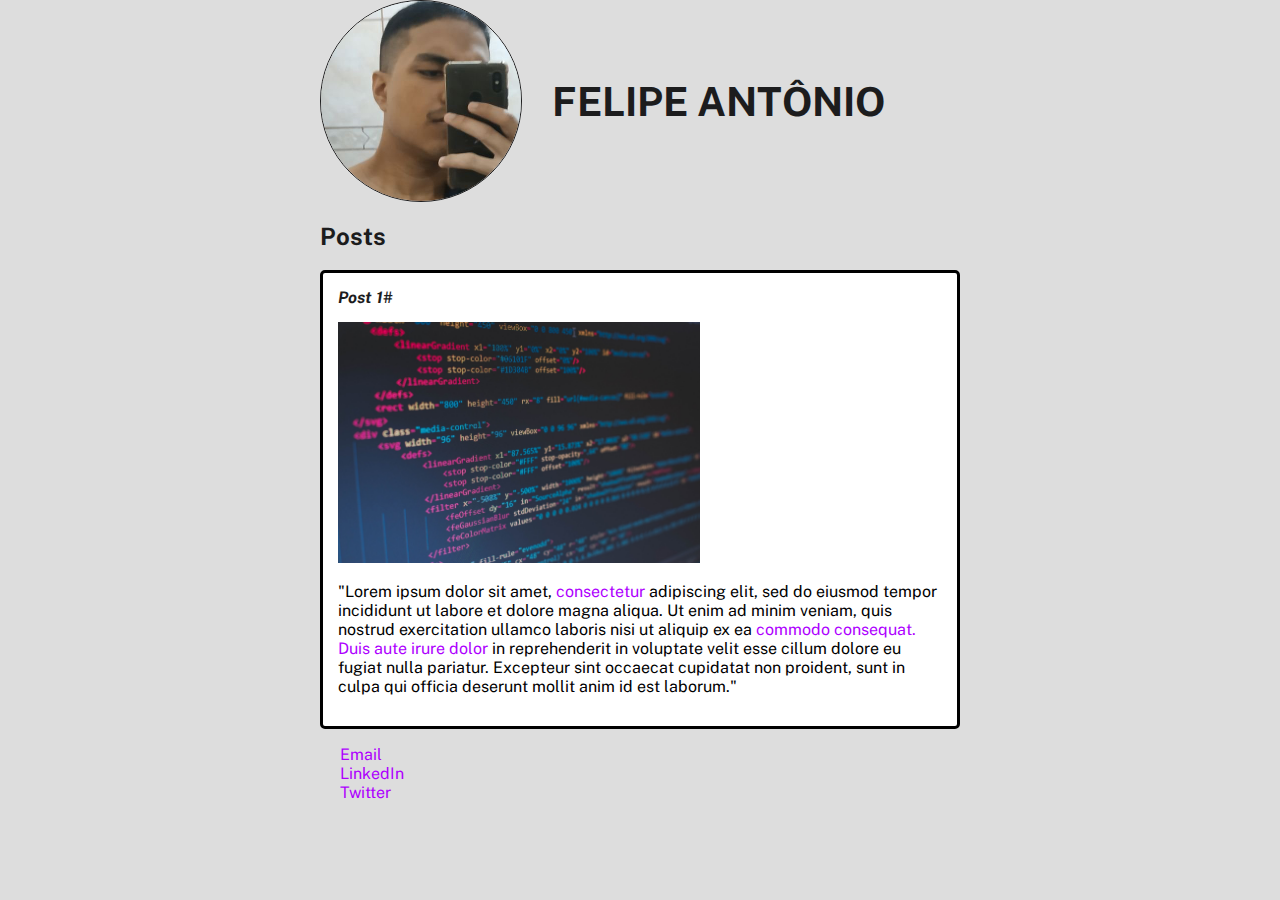
<file: index.html>
<!DOCTYPE html>
<html lang="en">
<head>
    <meta charset="UTF-8">
    <meta http-equiv="X-UA-Compatible" content="IE=edge">
    <meta name="viewport" content="width=device-width, initial-scale=1.0">
    <!--Nome da página -->
   
    <title>Felipe Antônio</title>

    <!--Link para o arquivo de estilos -->
   
    <link rel="stylesheet" href="./styles.css">

</head>
    <body>
        <header class="head1">
            <img src="Felipe.jpg" alt="Foto do Felipe" class="img1">
            <h1 id="title">Felipe Antônio</h1>
        </header>
        <section>
            <header>
                <h2 class="subtitle">Posts</h2>
            </header>
            <article class="post">
                <header>
                    <h3 class="post_title">Post 1#</h3>
                </header>

                <!--src = Adicionar a fonte da imagem, sendo link ou arquivo png, jpg, etc.  alt = forma alternativa de descrever a imagem -->
                
                <img src="codigo.jpg" alt="Foto de código" class="img2">

                <!-- <a></a> Serve pra linkar alguma coisa, tag href serve pra colocar o URL pra onde você quer ir, target = _blank abrir uma nova página quando se clicar no link proposto pelo href -->
                
                <p class="post_content">"Lorem ipsum dolor sit amet, <a href="https://www.twitter.com/" target="_blank">consectetur</a>
                 adipiscing elit, sed do eiusmod tempor incididunt ut labore et dolore magna aliqua. Ut enim ad minim veniam, quis nostrud exercitation ullamco laboris nisi ut aliquip ex ea<a href="mailto:felipe_second@hotmail.com"> commodo consequat. Duis aute irure dolor</a> in reprehenderit in voluptate velit esse cillum dolore eu fugiat nulla pariatur. Excepteur sint occaecat cupidatat non proident, sunt in culpa qui officia deserunt mollit anim id est laborum."</p>
            </article>
        </section>

        <!-- Footer = rodapé de uma parte ou da página -->
        
            <footer>

                <!-- UL = Unordered List = Lista não ordenada; LI = Item que tá na lista -->
               
                <ul class="contact_list">
                    <li>
                        <a href="mailto:felipe_second@hotmail.com">Email</a>
                    </li>
                    <li>
                        <a href="https://linkedin.com/in/felipe-a-g-mattos">LinkedIn</a>
                    </li>
                    <li>
                        <a href="https://twitter.com/fatzin_">Twitter</a>
                    </li>
                </ul>
            </footer>
    </body>
</html>
</file>
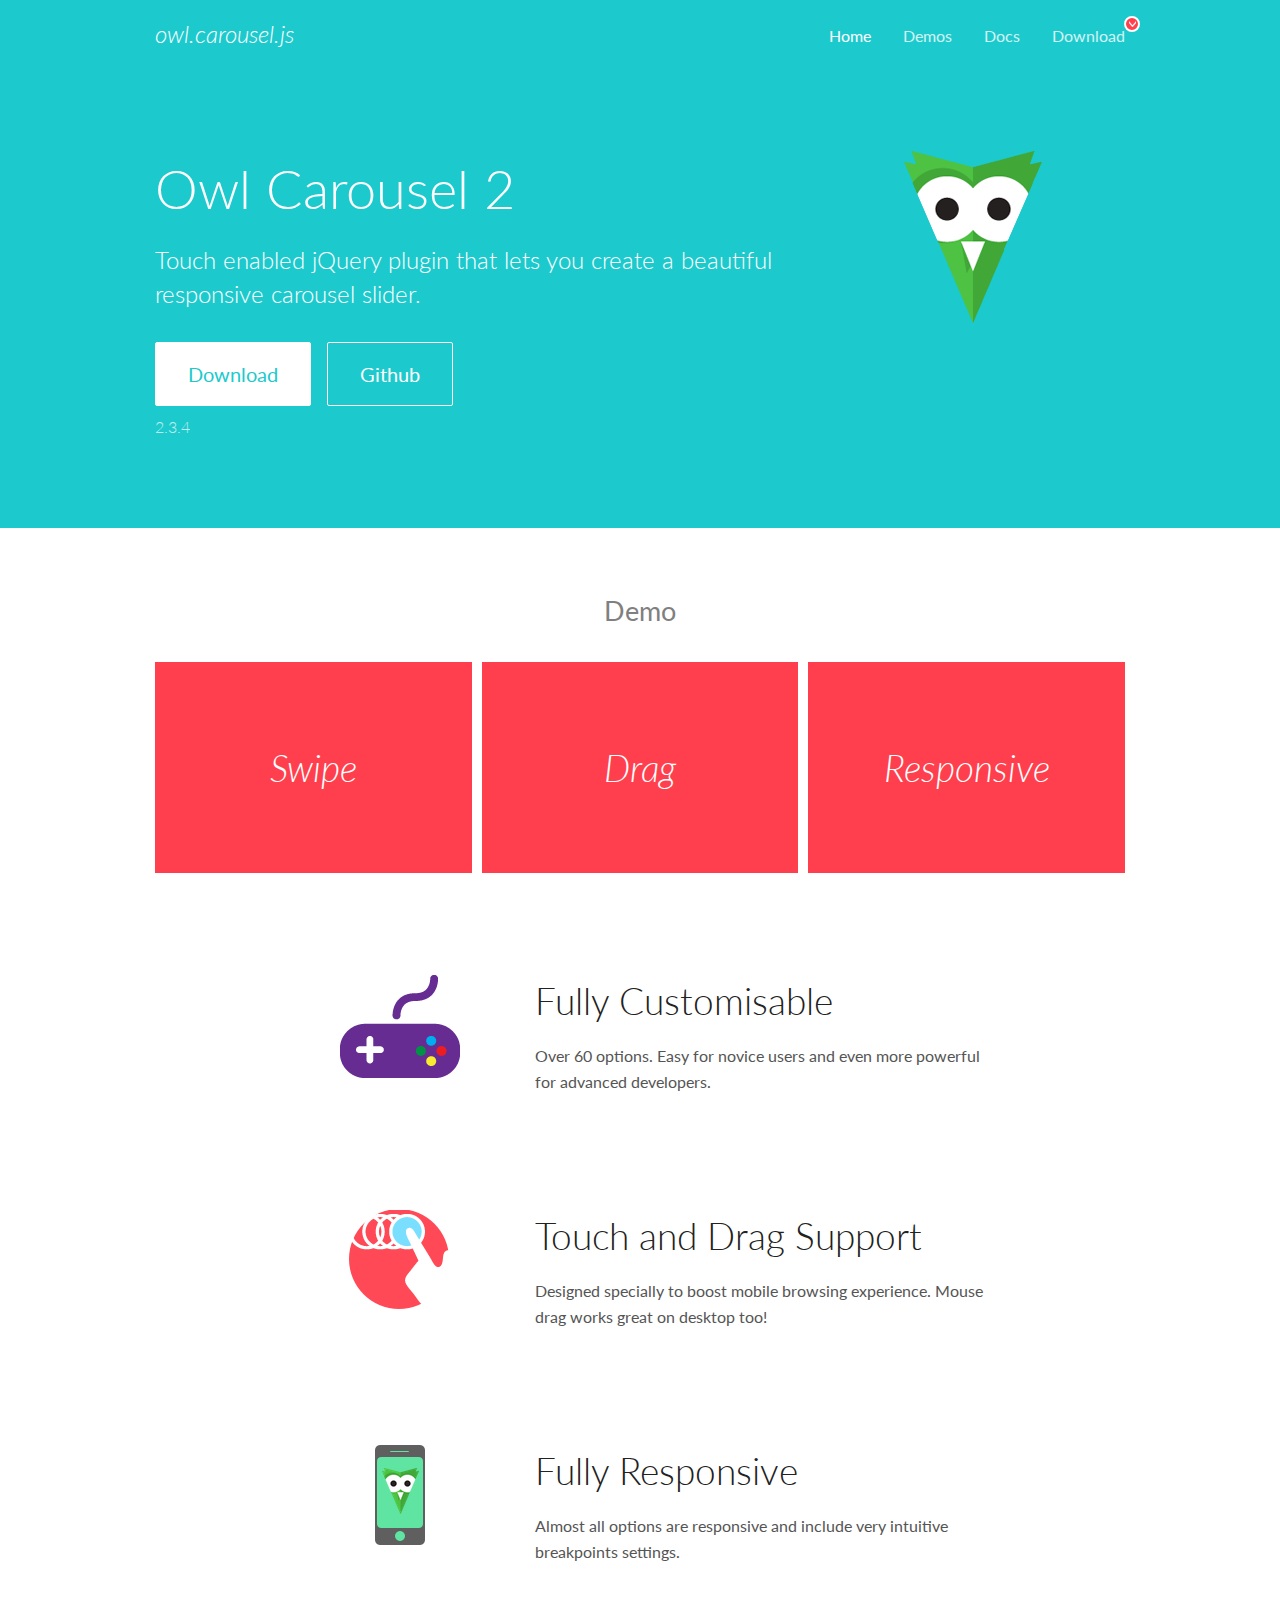
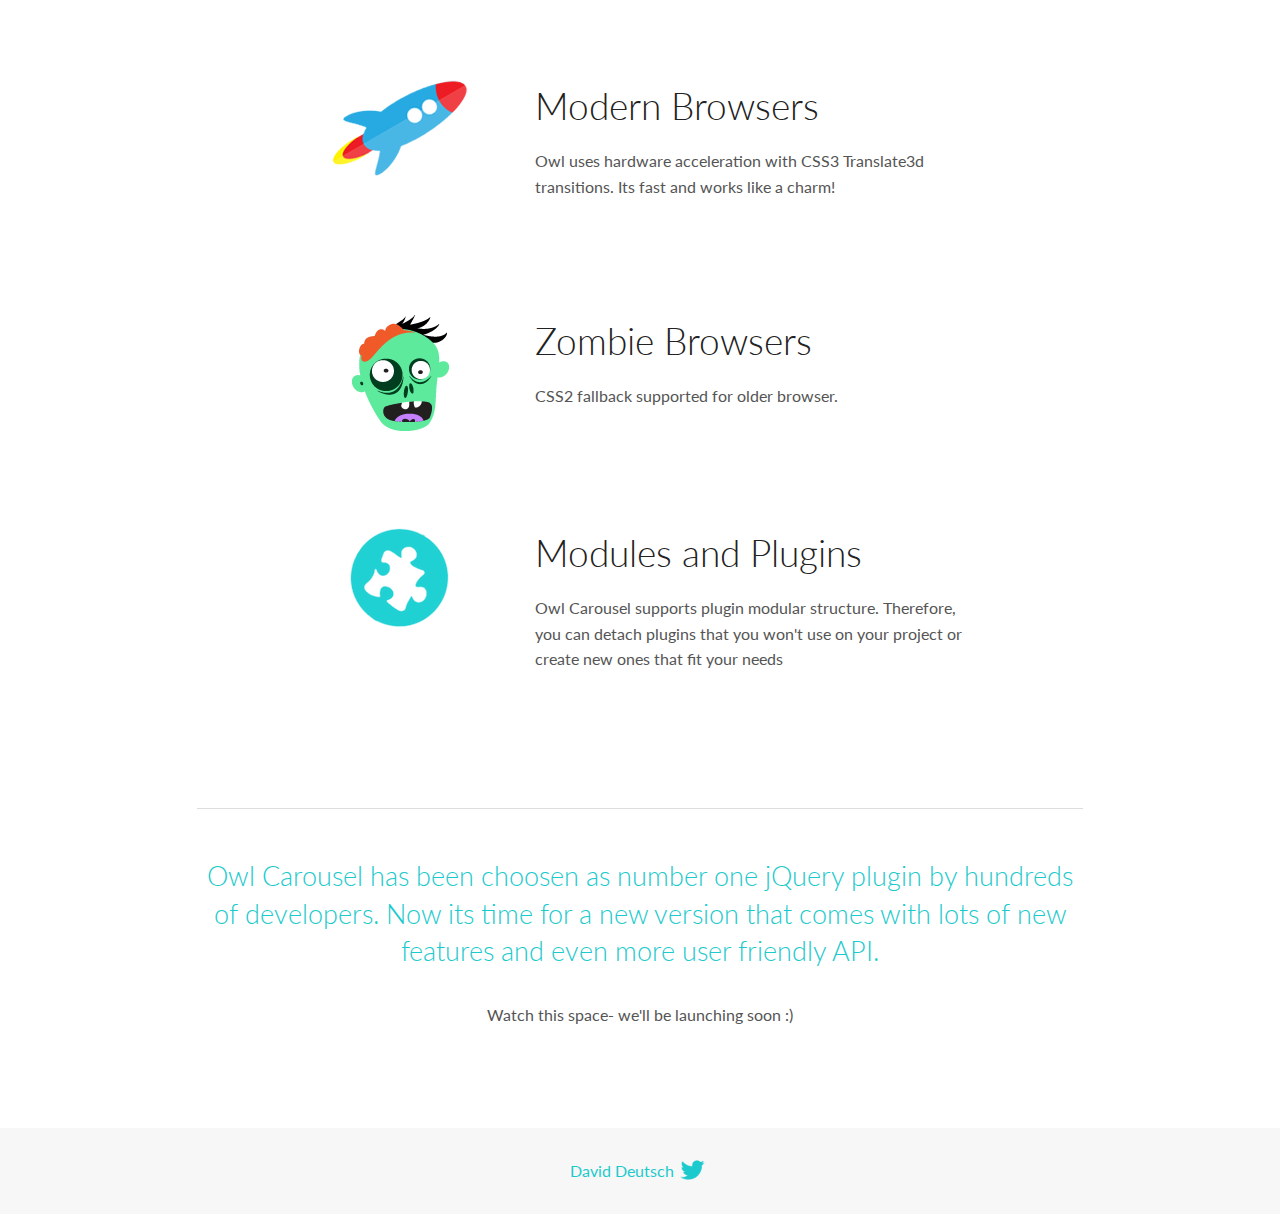
<file: NetflixClone/OwlCarousel2-2.3.4/docs/index.html>
<!DOCTYPE html>
<html lang="en">
  <head>

    <!-- head -->
    <meta charset="utf-8">
    <meta name="msapplication-tap-highlight" content="no" />
    <meta name="viewport" content="width=device-width, initial-scale=1.0" />
    <meta name="description" content="Touch enabled jQuery plugin that lets you create beautiful responsive carousel slider.">
    <meta name="author" content="David Deutsch">
    <title>
      Home | Owl Carousel | 2.3.4
    </title>

    <!-- Stylesheets -->
    <link href='https://fonts.googleapis.com/css?family=Lato:300,400,700,400italic,300italic' rel='stylesheet' type='text/css'>
    <link rel="stylesheet" href="assets/css/docs.theme.min.css">

    <!-- Owl Stylesheets -->
    <link rel="stylesheet" href="assets/owlcarousel/assets/owl.carousel.min.css">
    <link rel="stylesheet" href="assets/owlcarousel/assets/owl.theme.default.min.css">

    <!-- HTML5 shim and Respond.js IE8 support of HTML5 elements and media queries -->

    <!--[if lt IE 9]>
      <script src="https://oss.maxcdn.com/libs/html5shiv/3.7.0/html5shiv.js"></script>
      <script src="https://oss.maxcdn.com/libs/respond.js/1.3.0/respond.min.js"></script>
    <![endif]-->

    <!-- Favicons -->
    <link rel="apple-touch-icon-precomposed" sizes="144x144" href="assets/ico/apple-touch-icon-144-precomposed.png">
    <link rel="shortcut icon" href="assets/ico/favicon.png">
    <link rel="shortcut icon" href="favicon.ico">

    <!-- Yeah i know js should not be in header. Its required for demos.-->

    <!-- javascript -->
    <script src="assets/vendors/jquery.min.js"></script>
    <script src="assets/owlcarousel/owl.carousel.js"></script>
  </head>
  <body>

    <!-- header -->
    <header class="header">
      <div class="row">
        <div class="large-12 columns">
          <div class="brand left">
            <h3>
              <a href="/OwlCarousel2/">owl.carousel.js</a> 
            </h3>
          </div>
          <a id="toggle-nav" class="right">
            <span></span> <span></span> <span></span> 
          </a> 
          <div class="nav-bar">
            <ul class="clearfix">
              <li class="active">
                <a href="/OwlCarousel2/index.html">Home</a> 
              </li>
              <li> <a href="/OwlCarousel2/demos/demos.html">Demos</a>  </li>
              <li> <a href="/OwlCarousel2/docs/started-welcome.html">Docs</a>  </li>
              <li>
                <a href="https://github.com/OwlCarousel2/OwlCarousel2/archive/2.3.4.zip">Download</a> 
                <span class="download"></span> 
              </li>
            </ul>
          </div>
        </div>
      </div>
    </header>

    <!-- home panel -->
    <section id="hero">
      <div class="row">
        <div class="large-8 medium-8 columns">
          <h1>Owl Carousel 2</h1>
          <h4>Touch enabled jQuery plugin that lets you create a beautiful responsive carousel slider.</h4>
          <a href="https://github.com/OwlCarousel2/OwlCarousel2/archive/2.3.4.zip" class="hero-button">Download</a> 
          <a href="https://github.com/OwlCarousel2/OwlCarousel2" class="hero-button outline">Github</a> 
          <p>2.3.4</p>
        </div>
        <div class="large-4 medium-4 columns">
          <img class="owl-logo" src="assets/img/owl-logo.png" alt="mr. Owl">
        </div>
      </div>
    </section>

    <!-- body -->
    <div class="home-demo">
      <div class="row">
        <div class="large-12 columns">
          <h3>Demo</h3>
          <div class="owl-carousel">
            <div class="item">
              <h2>Swipe</h2>
            </div>
            <div class="item">
              <h2>Drag</h2>
            </div>
            <div class="item">
              <h2>Responsive</h2>
            </div>
            <div class="item">
              <h2>CSS3</h2>
            </div>
            <div class="item">
              <h2>Fast</h2>
            </div>
            <div class="item">
              <h2>Easy</h2>
            </div>
            <div class="item">
              <h2>Free</h2>
            </div>
            <div class="item">
              <h2>Upgradable</h2>
            </div>
            <div class="item">
              <h2>Tons of options</h2>
            </div>
            <div class="item">
              <h2>Infinity</h2>
            </div>
            <div class="item">
              <h2>Auto Width</h2>
            </div>
          </div>
        </div>
      </div>
    </div>
    <script>
      var owl = $('.owl-carousel');
      owl.owlCarousel({
        margin: 10,
        loop: true,
        responsive: {
          0: {
            items: 1
          },
          600: {
            items: 2
          },
          1000: {
            items: 3
          }
        }
      })
    </script>

    <!-- features -->
    <div id="features">
      <div class="row">
        <div class="small-12 medium-9 small-centered columns">
          <section class="row feature">
            <div class="medium-4 small-12 columns">
              <img src="assets/img/feature-options.png" alt="">
            </div>
            <div class="medium-8 small-12 columns">
              <h2>Fully Customisable</h2>
              <p>Over 60 options. Easy for novice users and even more powerful for advanced developers.</p>
            </div>
          </section>
          <section class="row feature">
            <div class="medium-4 small-12 columns">
              <img src="assets/img/feature-drag.png" alt="">
            </div>
            <div class="medium-8 small-12 columns">
              <h2>Touch and Drag Support</h2>
              <p>Designed specially to boost mobile browsing experience. Mouse drag works great on desktop too!</p>
            </div>
          </section>
          <section class="row feature">
            <div class="medium-4 small-12 columns">
              <img src="assets/img/feature-responsive.png" alt="">
            </div>
            <div class="medium-8 small-12 columns">
              <h2>Fully Responsive</h2>
              <p>Almost all options are responsive and include very intuitive breakpoints settings.</p>
            </div>
          </section>
          <section class="row feature">
            <div class="medium-4 small-12 columns">
              <img src="assets/img/feature-modern.png" alt="">
            </div>
            <div class="medium-8 small-12 columns">
              <h2>Modern Browsers</h2>
              <p>Owl uses hardware acceleration with CSS3 Translate3d transitions. Its fast and works like a charm! </p>
            </div>
          </section>
          <section class="row feature">
            <div class="medium-4 small-12 columns">
              <img src="assets/img/feature-zombie.png" alt="">
            </div>
            <div class="medium-8 small-12 columns">
              <h2>Zombie Browsers</h2>
              <p>CSS2 fallback supported for older browser.</p>
            </div>
          </section>
          <section class="row feature">
            <div class="medium-4 small-12 columns">
              <img src="assets/img/feature-module.png" alt="">
            </div>
            <div class="medium-8 small-12 columns">
              <h2>Modules and Plugins</h2>
              <p>Owl Carousel supports plugin modular structure. Therefore, you can detach plugins that you won&#x27;t use on your project or create new ones that fit your needs</p>
            </div>
          </section>
        </div>
      </div>
    </div>

    <!-- footer -->
    <section id="teaser-text">
      <div class="row">
        <div class="small-12 medium-11 small-centered columns">
          <hr>
          <h3 id="owl-carousel-has-been-choosen-as-number-one-jquery-plugin-by-hundreds-of-developers-now-its-time-for-a-new-version-that-comes-with-lots-of-new-features-and-even-more-user-friendly-api-">Owl Carousel has been choosen as number one jQuery plugin by hundreds of developers. Now its time for a new version that comes with lots of new features and even more user friendly API.</h3>
          <p>Watch this space- we&#39;ll be launching soon :)</p>
        </div>
      </div>
    </section>

    <!-- footer -->
    <footer class="footer">
      <div class="row">
        <div class="large-12 columns">
          <h5>
            <a href="/OwlCarousel2/docs/support-contact.html">David Deutsch</a> 
            <a id="custom-tweet-button" href="https://twitter.com/share?url=https://github.com/OwlCarousel2/OwlCarousel2&text=Owl Carousel - This is so awesome! " target="_blank"></a> 
          </h5>
        </div>
      </div>
    </footer>

    <!-- vendors -->
    <script src="assets/vendors/highlight.js"></script>
    <script src="assets/js/app.js"></script>
  </body>
</html>
</file>
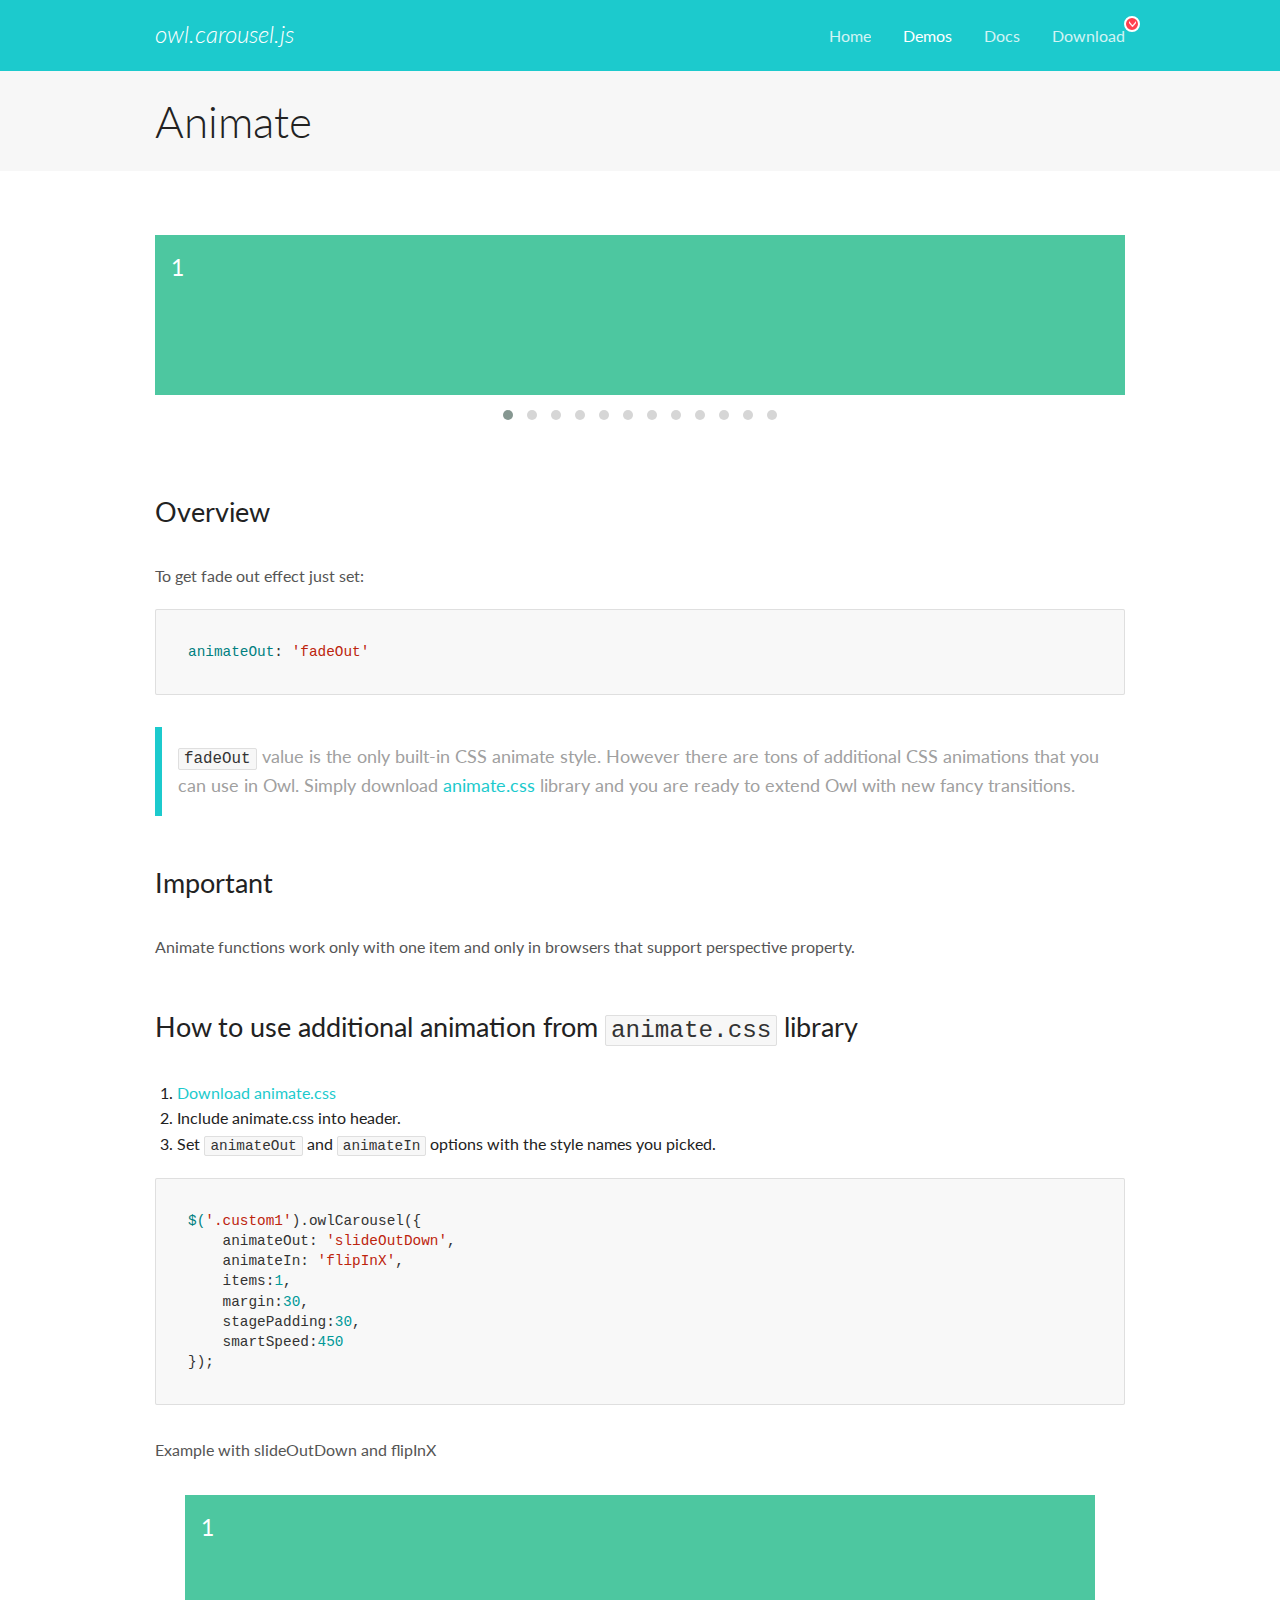
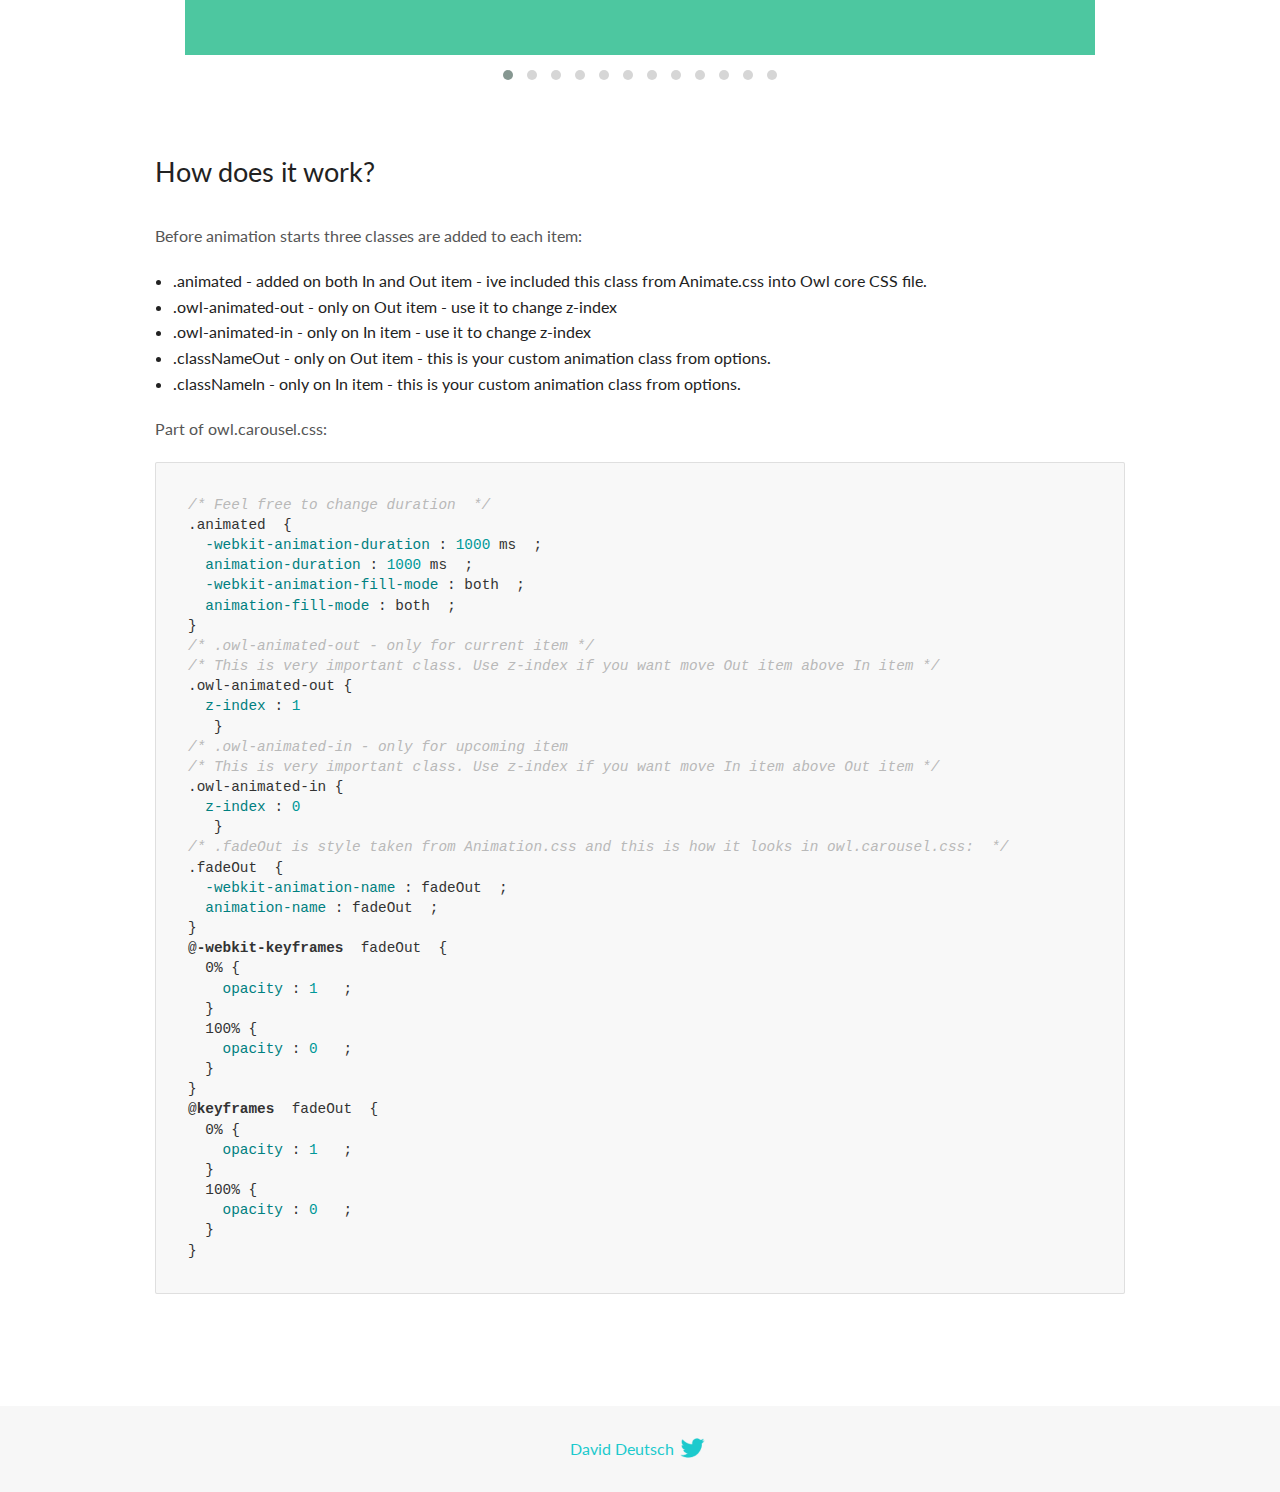
<file: NetflixClone/OwlCarousel2-2.3.4/docs/demos/animate.html>
<!DOCTYPE html>
<html lang="en">
  <head>

    <!-- head -->
    <meta charset="utf-8">
    <meta name="msapplication-tap-highlight" content="no" />
    <meta name="viewport" content="width=device-width, initial-scale=1.0" />
    <meta name="description" content="Animate carousel">
    <meta name="author" content="David Deutsch">
    <title>
      Animate Demo | Owl Carousel | 2.3.4
    </title>

    <!-- Stylesheets -->
    <link href='https://fonts.googleapis.com/css?family=Lato:300,400,700,400italic,300italic' rel='stylesheet' type='text/css'>
    <link rel="stylesheet" href="../assets/css/docs.theme.min.css">

    <!-- Owl Stylesheets -->
    <link rel="stylesheet" href="../assets/owlcarousel/assets/owl.carousel.min.css">
    <link rel="stylesheet" href="../assets/owlcarousel/assets/owl.theme.default.min.css">

    <!-- HTML5 shim and Respond.js IE8 support of HTML5 elements and media queries -->

    <!--[if lt IE 9]>
      <script src="https://oss.maxcdn.com/libs/html5shiv/3.7.0/html5shiv.js"></script>
      <script src="https://oss.maxcdn.com/libs/respond.js/1.3.0/respond.min.js"></script>
    <![endif]-->

    <!-- Favicons -->
    <link rel="apple-touch-icon-precomposed" sizes="144x144" href="../assets/ico/apple-touch-icon-144-precomposed.png">
    <link rel="shortcut icon" href="../assets/ico/favicon.png">
    <link rel="shortcut icon" href="favicon.ico">

    <!-- Yeah i know js should not be in header. Its required for demos.-->

    <!-- javascript -->
    <script src="../assets/vendors/jquery.min.js"></script>
    <script src="../assets/owlcarousel/owl.carousel.js"></script>
  </head>
  <body>

    <!-- header -->
    <header class="header">
      <div class="row">
        <div class="large-12 columns">
          <div class="brand left">
            <h3>
              <a href="/OwlCarousel2/">owl.carousel.js</a> 
            </h3>
          </div>
          <a id="toggle-nav" class="right">
            <span></span> <span></span> <span></span> 
          </a> 
          <div class="nav-bar">
            <ul class="clearfix">
              <li> <a href="/OwlCarousel2/index.html">Home</a>  </li>
              <li class="active">
                <a href="/OwlCarousel2/demos/demos.html">Demos</a> 
              </li>
              <li> <a href="/OwlCarousel2/docs/started-welcome.html">Docs</a>  </li>
              <li>
                <a href="https://github.com/OwlCarousel2/OwlCarousel2/archive/2.3.4.zip">Download</a> 
                <span class="download"></span> 
              </li>
            </ul>
          </div>
        </div>
      </div>
    </header>

    <!-- title -->
    <section class="title">
      <div class="row">
        <div class="large-12 columns">
          <h1>Animate</h1>
        </div>
      </div>
    </section>

    <!--  Demos -->
    <section id="demos">
      <div class="row">
        <div class="large-12 columns">
          <div class="fadeOut owl-carousel owl-theme">
            <div class="item">
              <h4>1</h4>
            </div>
            <div class="item">
              <h4>2</h4>
            </div>
            <div class="item">
              <h4>3</h4>
            </div>
            <div class="item">
              <h4>4</h4>
            </div>
            <div class="item">
              <h4>5</h4>
            </div>
            <div class="item">
              <h4>6</h4>
            </div>
            <div class="item">
              <h4>7</h4>
            </div>
            <div class="item">
              <h4>8</h4>
            </div>
            <div class="item">
              <h4>9</h4>
            </div>
            <div class="item">
              <h4>10</h4>
            </div>
            <div class="item">
              <h4>11</h4>
            </div>
            <div class="item">
              <h4>12</h4>
            </div>
          </div>
          <h3 id="overview">Overview</h3>
          <p>To get fade out effect just set:</p>
          <pre><code>animateOut: &#39;fadeOut&#39;</code></pre>
          <blockquote>
            <p><code>fadeOut</code> value is the only built-in CSS animate style. However there are tons of additional CSS animations that you can use in Owl. Simply download
              <a href="https://daneden.github.io/animate.css/">animate.css</a>  library and you are ready to extend Owl with new fancy transitions.</p>
          </blockquote>
          <h3 id="important">Important</h3>
          <p>Animate functions work only with one item and only in browsers that support perspective property.</p>
          <h3 id="how-to-use-additional-animation-from-animate-css-library">How to use additional animation from <code>animate.css</code> library</h3>
          <ol>
            <li> <a href="https://daneden.github.io/animate.css/">Download animate.css</a>  </li>
            <li>Include animate.css into header.</li>
            <li>Set <code>animateOut</code> and <code>animateIn</code> options with the style names you picked.</li>
          </ol>
          <pre><code>$(&#39;.custom1&#39;).owlCarousel({
    animateOut: &#39;slideOutDown&#39;,
    animateIn: &#39;flipInX&#39;,
    items:1,
    margin:30,
    stagePadding:30,
    smartSpeed:450
});</code></pre>
          <p>Example with slideOutDown and flipInX</p>
          <div class="custom1 owl-carousel owl-theme">
            <div class="item">
              <h4>1</h4>
            </div>
            <div class="item">
              <h4>2</h4>
            </div>
            <div class="item">
              <h4>3</h4>
            </div>
            <div class="item">
              <h4>4</h4>
            </div>
            <div class="item">
              <h4>5</h4>
            </div>
            <div class="item">
              <h4>6</h4>
            </div>
            <div class="item">
              <h4>7</h4>
            </div>
            <div class="item">
              <h4>8</h4>
            </div>
            <div class="item">
              <h4>9</h4>
            </div>
            <div class="item">
              <h4>10</h4>
            </div>
            <div class="item">
              <h4>11</h4>
            </div>
            <div class="item">
              <h4>12</h4>
            </div>
          </div>
          <h3 id="how-does-it-work-">How does it work?</h3>
          <p>Before animation starts three classes are added to each item:</p>
          <ul>
            <li>.animated - added on both In and Out item - ive included this class from Animate.css into Owl core CSS file.</li>
            <li>.owl-animated-out - only on Out item - use it to change z-index</li>
            <li>.owl-animated-in - only on In item - use it to change z-index</li>
            <li>.classNameOut - only on Out item - this is your custom animation class from options.</li>
            <li>.classNameIn - only on In item - this is your custom animation class from options.</li>
          </ul>
          <p>Part of owl.carousel.css:</p>
          <pre><code class="language-css"><span class="comment">/* Feel free to change duration  */</span> 
<span class="class">.animated</span>  <span class="rules">{
  <span class="rule"><span class="attribute">-webkit-animation-duration</span> :<span class="value"> <span class="number">1000</span> ms</span> </span> ;
  <span class="rule"><span class="attribute">animation-duration</span> :<span class="value"> <span class="number">1000</span> ms</span> </span> ;
  <span class="rule"><span class="attribute">-webkit-animation-fill-mode</span> :<span class="value"> both</span> </span> ;
  <span class="rule"><span class="attribute">animation-fill-mode</span> :<span class="value"> both</span> </span> ;
<span class="rule">}</span> </span> 
<span class="comment">/* .owl-animated-out - only for current item */</span> 
<span class="comment">/* This is very important class. Use z-index if you want move Out item above In item */</span> 
<span class="class">.owl-animated-out</span> <span class="rules">{
  <span class="rule"><span class="attribute">z-index</span> :<span class="value"> <span class="number">1</span> 
</span> </span> </span> }
<span class="comment">/* .owl-animated-in - only for upcoming item
/* This is very important class. Use z-index if you want move In item above Out item */</span> 
<span class="class">.owl-animated-in</span> <span class="rules">{
  <span class="rule"><span class="attribute">z-index</span> :<span class="value"> <span class="number">0</span> 
</span> </span> </span> }
<span class="comment">/* .fadeOut is style taken from Animation.css and this is how it looks in owl.carousel.css:  */</span> 
<span class="class">.fadeOut</span>  <span class="rules">{
  <span class="rule"><span class="attribute">-webkit-animation-name</span> :<span class="value"> fadeOut</span> </span> ;
  <span class="rule"><span class="attribute">animation-name</span> :<span class="value"> fadeOut</span> </span> ;
<span class="rule">}</span> </span> 
<span class="at_rule">@<span class="keyword">-webkit-keyframes</span>  fadeOut </span> {
  0% <span class="rules">{
    <span class="rule"><span class="attribute">opacity</span> :<span class="value"> <span class="number">1</span> </span> </span> ;
  <span class="rule">}</span> </span> 
  100% <span class="rules">{
    <span class="rule"><span class="attribute">opacity</span> :<span class="value"> <span class="number">0</span> </span> </span> ;
  <span class="rule">}</span> </span> 
}
<span class="at_rule">@<span class="keyword">keyframes</span>  fadeOut </span> {
  0% <span class="rules">{
    <span class="rule"><span class="attribute">opacity</span> :<span class="value"> <span class="number">1</span> </span> </span> ;
  <span class="rule">}</span> </span> 
  100% <span class="rules">{
    <span class="rule"><span class="attribute">opacity</span> :<span class="value"> <span class="number">0</span> </span> </span> ;
  <span class="rule">}</span> </span> 
}</code></pre>
          <link rel="stylesheet" href="../assets/css/animate.css">
          <script>
            jQuery(document).ready(function($) {
              $('.fadeOut').owlCarousel({
                items: 1,
                animateOut: 'fadeOut',
                loop: true,
                margin: 10,
              });
              $('.custom1').owlCarousel({
                animateOut: 'slideOutDown',
                animateIn: 'flipInX',
                items: 1,
                margin: 30,
                stagePadding: 30,
                smartSpeed: 450
              });
            });
          </script>
        </div>
      </div>
    </section>

    <!-- footer -->
    <footer class="footer">
      <div class="row">
        <div class="large-12 columns">
          <h5>
            <a href="/OwlCarousel2/docs/support-contact.html">David Deutsch</a> 
            <a id="custom-tweet-button" href="https://twitter.com/share?url=https://github.com/OwlCarousel2/OwlCarousel2&text=Owl Carousel - This is so awesome! " target="_blank"></a> 
          </h5>
        </div>
      </div>
    </footer>

    <!-- vendors -->
    <script src="../assets/vendors/highlight.js"></script>
    <script src="../assets/js/app.js"></script>
  </body>
</html>
</file>
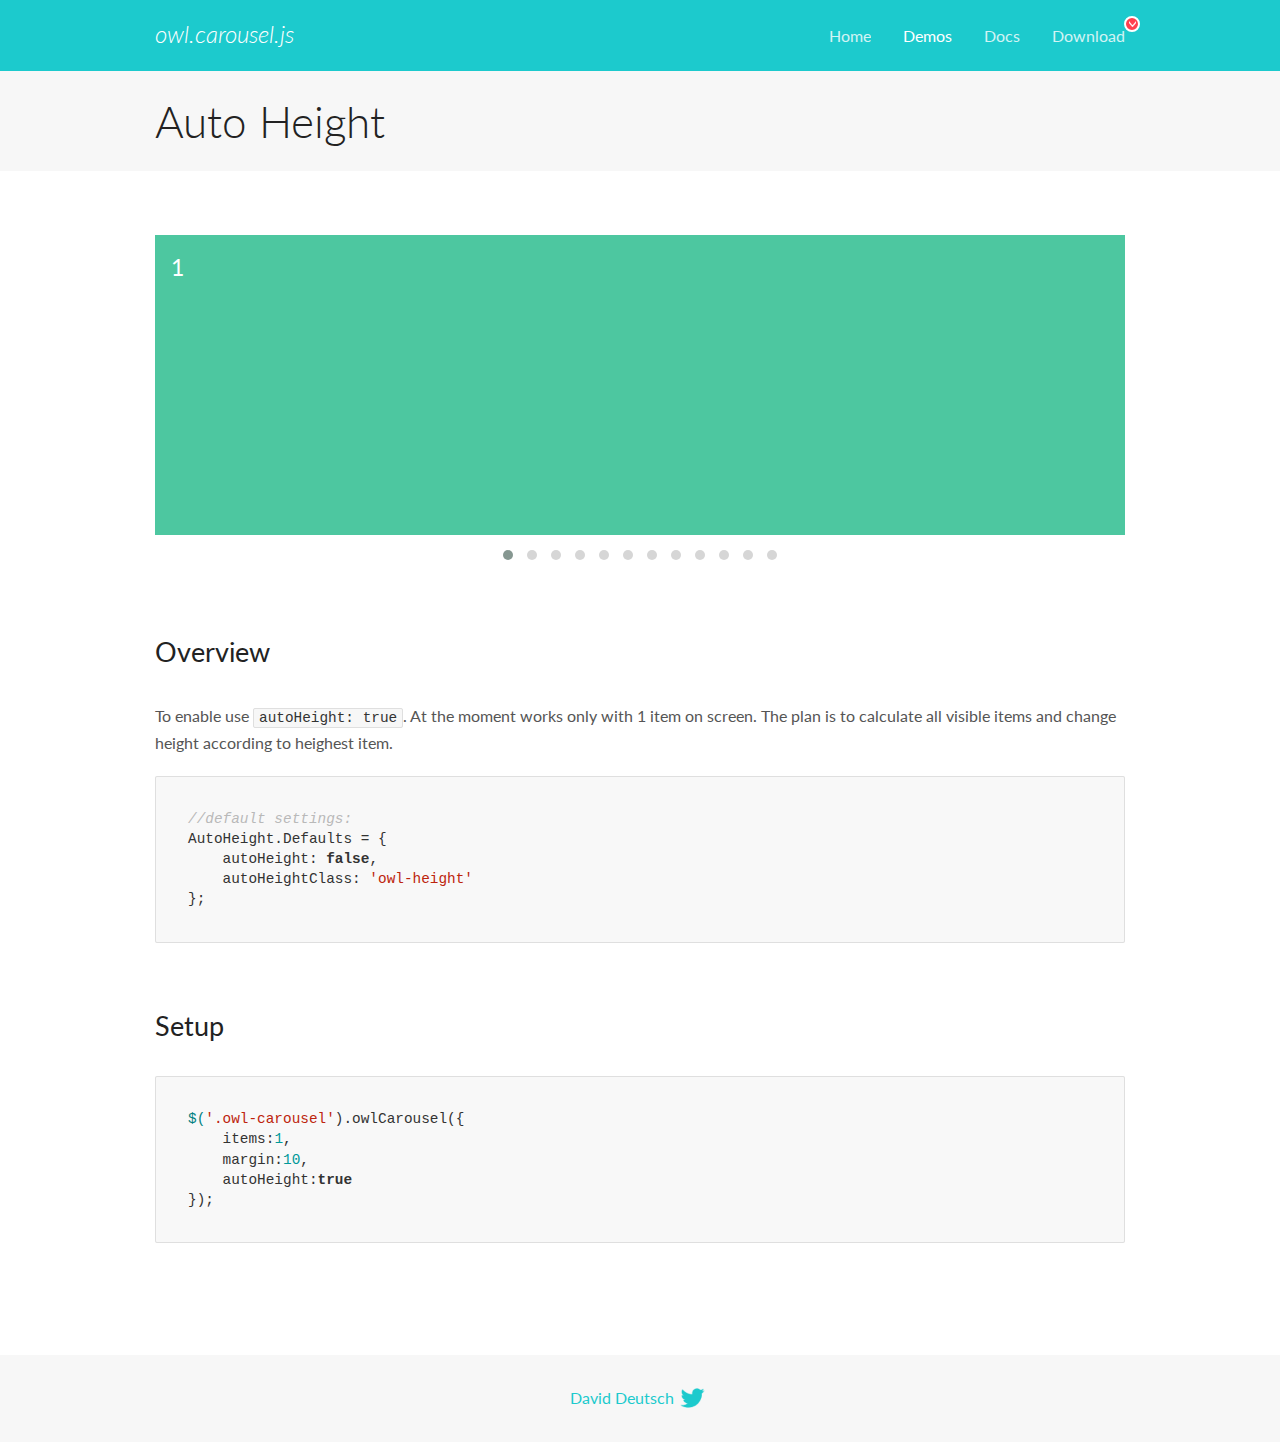
<file: NetflixClone/OwlCarousel2-2.3.4/docs/demos/autoheight.html>
<!DOCTYPE html>
<html lang="en">
  <head>

    <!-- head -->
    <meta charset="utf-8">
    <meta name="msapplication-tap-highlight" content="no" />
    <meta name="viewport" content="width=device-width, initial-scale=1.0" />
    <meta name="description" content="autoHeight usage demo">
    <meta name="author" content="David Deutsch">
    <title>
      Auto Height Demo | Owl Carousel | 2.3.4
    </title>

    <!-- Stylesheets -->
    <link href='https://fonts.googleapis.com/css?family=Lato:300,400,700,400italic,300italic' rel='stylesheet' type='text/css'>
    <link rel="stylesheet" href="../assets/css/docs.theme.min.css">

    <!-- Owl Stylesheets -->
    <link rel="stylesheet" href="../assets/owlcarousel/assets/owl.carousel.min.css">
    <link rel="stylesheet" href="../assets/owlcarousel/assets/owl.theme.default.min.css">

    <!-- HTML5 shim and Respond.js IE8 support of HTML5 elements and media queries -->

    <!--[if lt IE 9]>
      <script src="https://oss.maxcdn.com/libs/html5shiv/3.7.0/html5shiv.js"></script>
      <script src="https://oss.maxcdn.com/libs/respond.js/1.3.0/respond.min.js"></script>
    <![endif]-->

    <!-- Favicons -->
    <link rel="apple-touch-icon-precomposed" sizes="144x144" href="../assets/ico/apple-touch-icon-144-precomposed.png">
    <link rel="shortcut icon" href="../assets/ico/favicon.png">
    <link rel="shortcut icon" href="favicon.ico">

    <!-- Yeah i know js should not be in header. Its required for demos.-->

    <!-- javascript -->
    <script src="../assets/vendors/jquery.min.js"></script>
    <script src="../assets/owlcarousel/owl.carousel.js"></script>
  </head>
  <body>

    <!-- header -->
    <header class="header">
      <div class="row">
        <div class="large-12 columns">
          <div class="brand left">
            <h3>
              <a href="/OwlCarousel2/">owl.carousel.js</a> 
            </h3>
          </div>
          <a id="toggle-nav" class="right">
            <span></span> <span></span> <span></span> 
          </a> 
          <div class="nav-bar">
            <ul class="clearfix">
              <li> <a href="/OwlCarousel2/index.html">Home</a>  </li>
              <li class="active">
                <a href="/OwlCarousel2/demos/demos.html">Demos</a> 
              </li>
              <li> <a href="/OwlCarousel2/docs/started-welcome.html">Docs</a>  </li>
              <li>
                <a href="https://github.com/OwlCarousel2/OwlCarousel2/archive/2.3.4.zip">Download</a> 
                <span class="download"></span> 
              </li>
            </ul>
          </div>
        </div>
      </div>
    </header>

    <!-- title -->
    <section class="title">
      <div class="row">
        <div class="large-12 columns">
          <h1>Auto Height</h1>
        </div>
      </div>
    </section>

    <!--  Demos -->
    <section id="demos">
      <div class="row">
        <div class="large-12 columns">
          <div class="owl-carousel owl-theme">
            <div class="item" style="height:300px">
              <h4>1</h4>
            </div>
            <div class="item" style="height:100px">
              <h4>2</h4>
            </div>
            <div class="item" style="height:500px">
              <h4>3</h4>
            </div>
            <div class="item" style="height:250px">
              <h4>4</h4>
            </div>
            <div class="item" style="height:400px">
              <h4>5</h4>
            </div>
            <div class="item" style="height:500px">
              <h4>6</h4>
            </div>
            <div class="item" style="height:600px">
              <h4>7</h4>
            </div>
            <div class="item" style="height:400px">
              <h4>8</h4>
            </div>
            <div class="item" style="height:300px">
              <h4>9</h4>
            </div>
            <div class="item" style="height:350px">
              <h4>10</h4>
            </div>
            <div class="item" style="height:200px">
              <h4>11</h4>
            </div>
            <div class="item" style="height:150px">
              <h4>12</h4>
            </div>
          </div>
          <h3 id="overview">Overview</h3>
          <p>To enable use <code>autoHeight: true</code>. At the moment works only with 1 item on screen. The plan is to calculate all visible items and change height according to heighest item.</p>
          <pre><code>//default settings:
AutoHeight.Defaults = {
    autoHeight: false,
    autoHeightClass: &#39;owl-height&#39;
};</code></pre>
          <h3 id="setup">Setup</h3>
          <pre><code>$(&#39;.owl-carousel&#39;).owlCarousel({
    items:1,
    margin:10,
    autoHeight:true
});</code></pre>
          <script>
            $(document).ready(function() {
              $('.owl-carousel').owlCarousel({
                items: 1,
                margin: 10,
                autoHeight: true
              });
            })
          </script>
        </div>
      </div>
    </section>

    <!-- footer -->
    <footer class="footer">
      <div class="row">
        <div class="large-12 columns">
          <h5>
            <a href="/OwlCarousel2/docs/support-contact.html">David Deutsch</a> 
            <a id="custom-tweet-button" href="https://twitter.com/share?url=https://github.com/OwlCarousel2/OwlCarousel2&text=Owl Carousel - This is so awesome! " target="_blank"></a> 
          </h5>
        </div>
      </div>
    </footer>

    <!-- vendors -->
    <script src="../assets/vendors/highlight.js"></script>
    <script src="../assets/js/app.js"></script>
  </body>
</html>
</file>
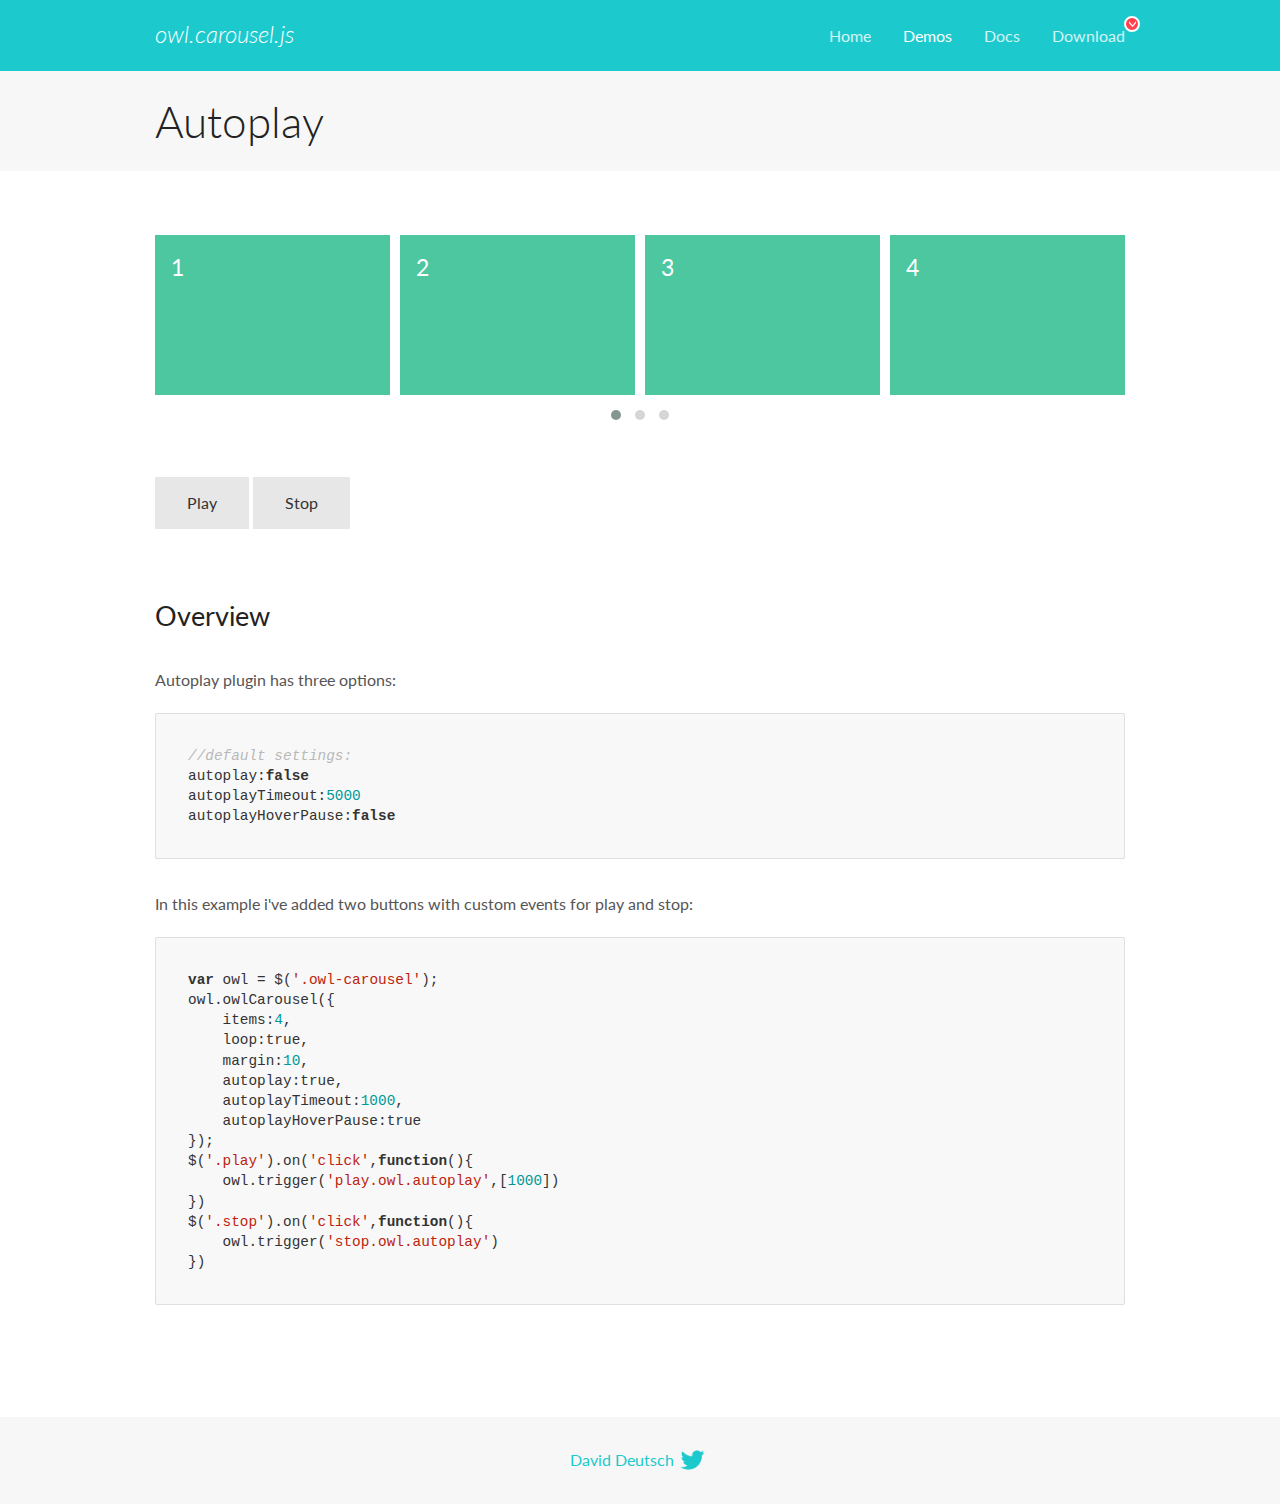
<file: NetflixClone/OwlCarousel2-2.3.4/docs/demos/autoplay.html>
<!DOCTYPE html>
<html lang="en">
  <head>

    <!-- head -->
    <meta charset="utf-8">
    <meta name="msapplication-tap-highlight" content="no" />
    <meta name="viewport" content="width=device-width, initial-scale=1.0" />
    <meta name="description" content="Autoplay usage demo">
    <meta name="author" content="David Deutsch">
    <title>
      Autoplay Demo | Owl Carousel | 2.3.4
    </title>

    <!-- Stylesheets -->
    <link href='https://fonts.googleapis.com/css?family=Lato:300,400,700,400italic,300italic' rel='stylesheet' type='text/css'>
    <link rel="stylesheet" href="../assets/css/docs.theme.min.css">

    <!-- Owl Stylesheets -->
    <link rel="stylesheet" href="../assets/owlcarousel/assets/owl.carousel.min.css">
    <link rel="stylesheet" href="../assets/owlcarousel/assets/owl.theme.default.min.css">

    <!-- HTML5 shim and Respond.js IE8 support of HTML5 elements and media queries -->

    <!--[if lt IE 9]>
      <script src="https://oss.maxcdn.com/libs/html5shiv/3.7.0/html5shiv.js"></script>
      <script src="https://oss.maxcdn.com/libs/respond.js/1.3.0/respond.min.js"></script>
    <![endif]-->

    <!-- Favicons -->
    <link rel="apple-touch-icon-precomposed" sizes="144x144" href="../assets/ico/apple-touch-icon-144-precomposed.png">
    <link rel="shortcut icon" href="../assets/ico/favicon.png">
    <link rel="shortcut icon" href="favicon.ico">

    <!-- Yeah i know js should not be in header. Its required for demos.-->

    <!-- javascript -->
    <script src="../assets/vendors/jquery.min.js"></script>
    <script src="../assets/owlcarousel/owl.carousel.js"></script>
  </head>
  <body>

    <!-- header -->
    <header class="header">
      <div class="row">
        <div class="large-12 columns">
          <div class="brand left">
            <h3>
              <a href="/OwlCarousel2/">owl.carousel.js</a> 
            </h3>
          </div>
          <a id="toggle-nav" class="right">
            <span></span> <span></span> <span></span> 
          </a> 
          <div class="nav-bar">
            <ul class="clearfix">
              <li> <a href="/OwlCarousel2/index.html">Home</a>  </li>
              <li class="active">
                <a href="/OwlCarousel2/demos/demos.html">Demos</a> 
              </li>
              <li> <a href="/OwlCarousel2/docs/started-welcome.html">Docs</a>  </li>
              <li>
                <a href="https://github.com/OwlCarousel2/OwlCarousel2/archive/2.3.4.zip">Download</a> 
                <span class="download"></span> 
              </li>
            </ul>
          </div>
        </div>
      </div>
    </header>

    <!-- title -->
    <section class="title">
      <div class="row">
        <div class="large-12 columns">
          <h1>Autoplay</h1>
        </div>
      </div>
    </section>

    <!--  Demos -->
    <section id="demos">
      <div class="row">
        <div class="large-12 columns">
          <div class="owl-carousel owl-theme">
            <div class="item">
              <h4>1</h4>
            </div>
            <div class="item">
              <h4>2</h4>
            </div>
            <div class="item">
              <h4>3</h4>
            </div>
            <div class="item">
              <h4>4</h4>
            </div>
            <div class="item">
              <h4>5</h4>
            </div>
            <div class="item">
              <h4>6</h4>
            </div>
            <div class="item">
              <h4>7</h4>
            </div>
            <div class="item">
              <h4>8</h4>
            </div>
            <div class="item">
              <h4>9</h4>
            </div>
            <div class="item">
              <h4>10</h4>
            </div>
            <div class="item">
              <h4>11</h4>
            </div>
            <div class="item">
              <h4>12</h4>
            </div>
          </div>
          <a class="button secondary play">Play</a> 
          <a class="button secondary stop">Stop</a> 
          <h3 id="overview">Overview</h3>
          <p>Autoplay plugin has three options:</p>
          <pre><code>//default settings:
autoplay:false
autoplayTimeout:5000
autoplayHoverPause:false</code></pre>
          <p>In this example i&#39;ve added two buttons with custom events for play and stop:</p>
          <pre><code>var owl = $(&#39;.owl-carousel&#39;);
owl.owlCarousel({
    items:4,
    loop:true,
    margin:10,
    autoplay:true,
    autoplayTimeout:1000,
    autoplayHoverPause:true
});
$(&#39;.play&#39;).on(&#39;click&#39;,function(){
    owl.trigger(&#39;play.owl.autoplay&#39;,[1000])
})
$(&#39;.stop&#39;).on(&#39;click&#39;,function(){
    owl.trigger(&#39;stop.owl.autoplay&#39;)
})</code></pre>
          <script>
            $(document).ready(function() {
              var owl = $('.owl-carousel');
              owl.owlCarousel({
                items: 4,
                loop: true,
                margin: 10,
                autoplay: true,
                autoplayTimeout: 1000,
                autoplayHoverPause: true
              });
              $('.play').on('click', function() {
                owl.trigger('play.owl.autoplay', [1000])
              })
              $('.stop').on('click', function() {
                owl.trigger('stop.owl.autoplay')
              })
            })
          </script>
        </div>
      </div>
    </section>

    <!-- footer -->
    <footer class="footer">
      <div class="row">
        <div class="large-12 columns">
          <h5>
            <a href="/OwlCarousel2/docs/support-contact.html">David Deutsch</a> 
            <a id="custom-tweet-button" href="https://twitter.com/share?url=https://github.com/OwlCarousel2/OwlCarousel2&text=Owl Carousel - This is so awesome! " target="_blank"></a> 
          </h5>
        </div>
      </div>
    </footer>

    <!-- vendors -->
    <script src="../assets/vendors/highlight.js"></script>
    <script src="../assets/js/app.js"></script>
  </body>
</html>
</file>
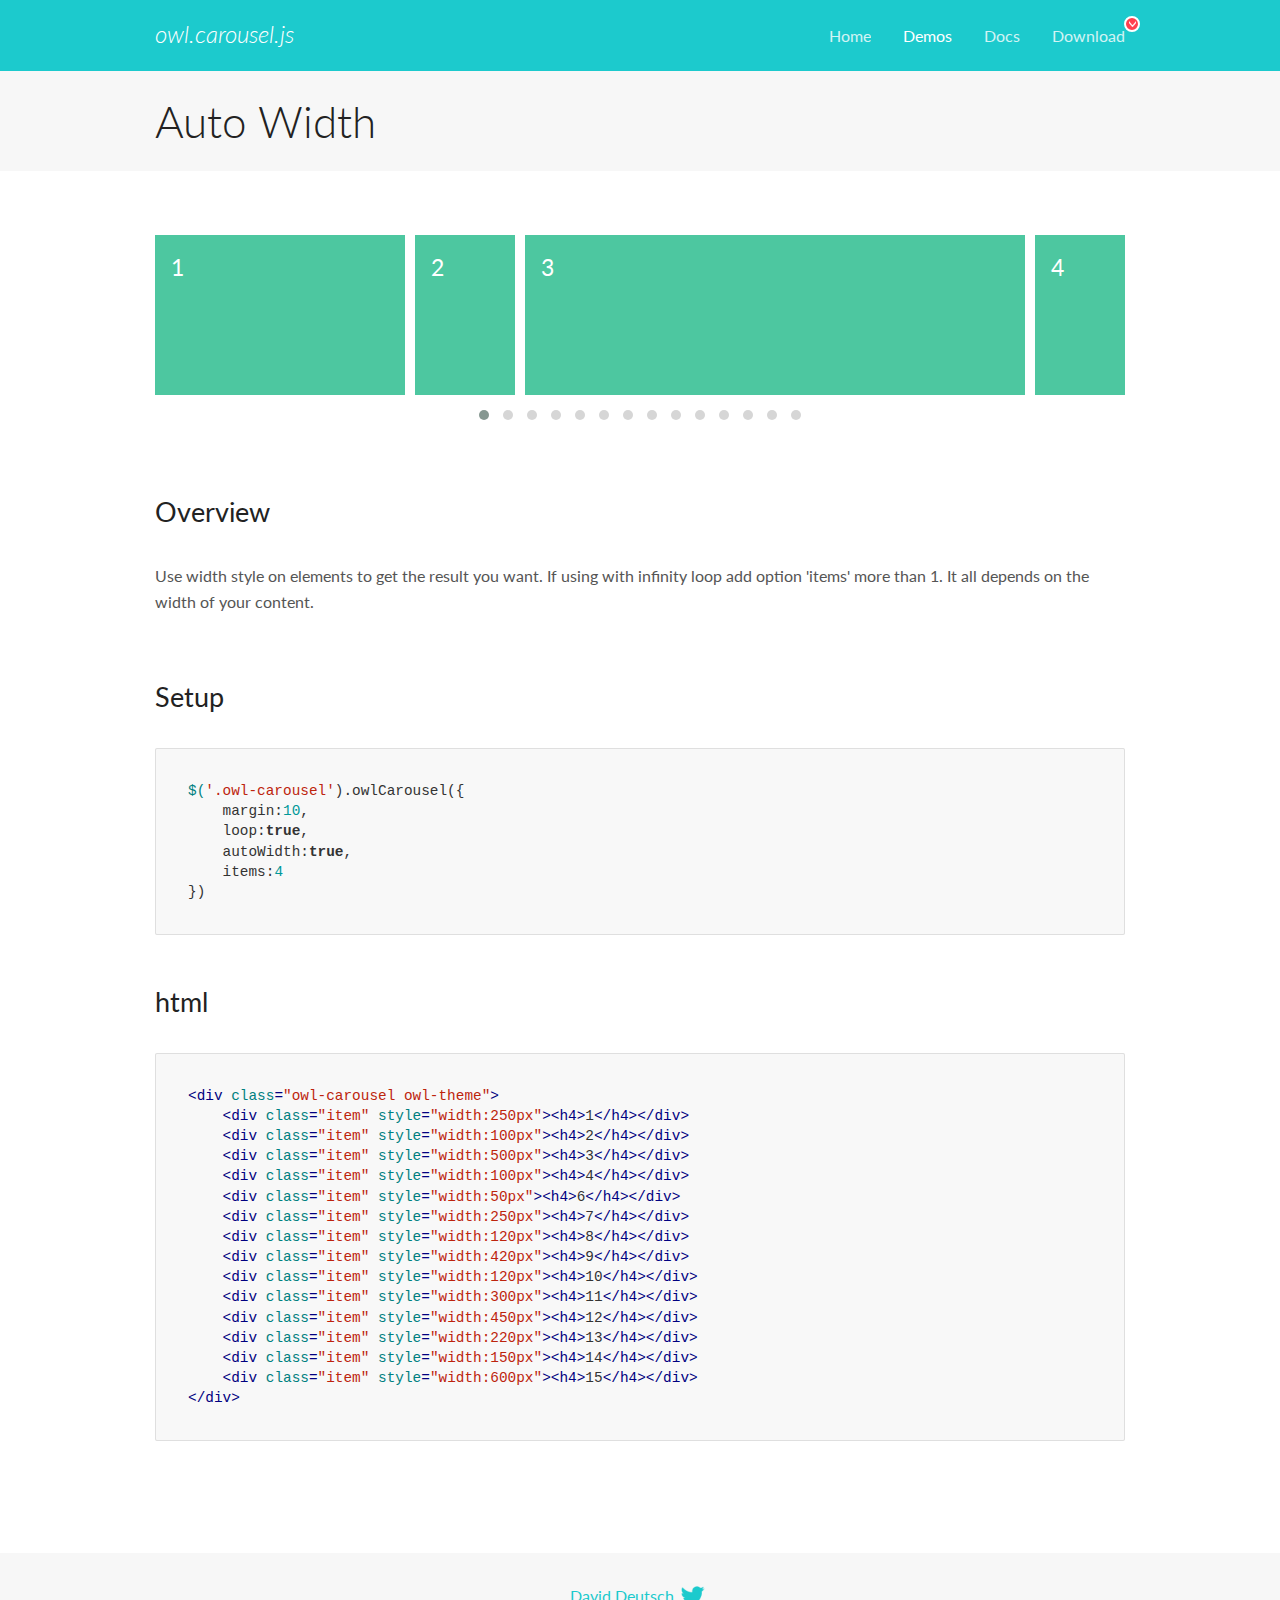
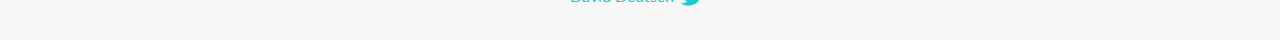
<file: NetflixClone/OwlCarousel2-2.3.4/docs/demos/autowidth.html>
<!DOCTYPE html>
<html lang="en">
  <head>

    <!-- head -->
    <meta charset="utf-8">
    <meta name="msapplication-tap-highlight" content="no" />
    <meta name="viewport" content="width=device-width, initial-scale=1.0" />
    <meta name="description" content="Auto Width">
    <meta name="author" content="David Deutsch">
    <title>
      Auto Width Demo | Owl Carousel | 2.3.4
    </title>

    <!-- Stylesheets -->
    <link href='https://fonts.googleapis.com/css?family=Lato:300,400,700,400italic,300italic' rel='stylesheet' type='text/css'>
    <link rel="stylesheet" href="../assets/css/docs.theme.min.css">

    <!-- Owl Stylesheets -->
    <link rel="stylesheet" href="../assets/owlcarousel/assets/owl.carousel.min.css">
    <link rel="stylesheet" href="../assets/owlcarousel/assets/owl.theme.default.min.css">

    <!-- HTML5 shim and Respond.js IE8 support of HTML5 elements and media queries -->

    <!--[if lt IE 9]>
      <script src="https://oss.maxcdn.com/libs/html5shiv/3.7.0/html5shiv.js"></script>
      <script src="https://oss.maxcdn.com/libs/respond.js/1.3.0/respond.min.js"></script>
    <![endif]-->

    <!-- Favicons -->
    <link rel="apple-touch-icon-precomposed" sizes="144x144" href="../assets/ico/apple-touch-icon-144-precomposed.png">
    <link rel="shortcut icon" href="../assets/ico/favicon.png">
    <link rel="shortcut icon" href="favicon.ico">

    <!-- Yeah i know js should not be in header. Its required for demos.-->

    <!-- javascript -->
    <script src="../assets/vendors/jquery.min.js"></script>
    <script src="../assets/owlcarousel/owl.carousel.js"></script>
  </head>
  <body>

    <!-- header -->
    <header class="header">
      <div class="row">
        <div class="large-12 columns">
          <div class="brand left">
            <h3>
              <a href="/OwlCarousel2/">owl.carousel.js</a> 
            </h3>
          </div>
          <a id="toggle-nav" class="right">
            <span></span> <span></span> <span></span> 
          </a> 
          <div class="nav-bar">
            <ul class="clearfix">
              <li> <a href="/OwlCarousel2/index.html">Home</a>  </li>
              <li class="active">
                <a href="/OwlCarousel2/demos/demos.html">Demos</a> 
              </li>
              <li> <a href="/OwlCarousel2/docs/started-welcome.html">Docs</a>  </li>
              <li>
                <a href="https://github.com/OwlCarousel2/OwlCarousel2/archive/2.3.4.zip">Download</a> 
                <span class="download"></span> 
              </li>
            </ul>
          </div>
        </div>
      </div>
    </header>

    <!-- title -->
    <section class="title">
      <div class="row">
        <div class="large-12 columns">
          <h1>Auto Width</h1>
        </div>
      </div>
    </section>

    <!--  Demos -->
    <section id="demos">
      <div class="row">
        <div class="large-12 columns">
          <div class="owl-carousel owl-theme">
            <div class="item" style="width:250px">
              <h4>1</h4>
            </div>
            <div class="item" style="width:100px">
              <h4>2</h4>
            </div>
            <div class="item" style="width:500px">
              <h4>3</h4>
            </div>
            <div class="item" style="width:100px">
              <h4>4</h4>
            </div>
            <div class="item" style="width:50px">
              <h4>6</h4>
            </div>
            <div class="item" style="width:250px">
              <h4>7</h4>
            </div>
            <div class="item" style="width:120px">
              <h4>8</h4>
            </div>
            <div class="item" style="width:420px">
              <h4>9</h4>
            </div>
            <div class="item" style="width:120px">
              <h4>10</h4>
            </div>
            <div class="item" style="width:300px">
              <h4>11</h4>
            </div>
            <div class="item" style="width:450px">
              <h4>12</h4>
            </div>
            <div class="item" style="width:220px">
              <h4>13</h4>
            </div>
            <div class="item" style="width:150px">
              <h4>14</h4>
            </div>
            <div class="item" style="width:600px">
              <h4>15</h4>
            </div>
          </div>
          <h3 id="overview">Overview</h3>
          <p>Use width style on elements to get the result you want. If using with infinity loop add option &#39;items&#39; more than 1. It all depends on the width of your content.</p>
          <h3 id="setup">Setup</h3>
          <pre><code>$(&#39;.owl-carousel&#39;).owlCarousel({
    margin:10,
    loop:true,
    autoWidth:true,
    items:4
})</code></pre>
          <h3 id="html">html</h3>
          <pre><code>&lt;div class=&quot;owl-carousel owl-theme&quot;&gt;
    &lt;div class=&quot;item&quot; style=&quot;width:250px&quot;&gt;&lt;h4&gt;1&lt;/h4&gt;&lt;/div&gt;
    &lt;div class=&quot;item&quot; style=&quot;width:100px&quot;&gt;&lt;h4&gt;2&lt;/h4&gt;&lt;/div&gt;
    &lt;div class=&quot;item&quot; style=&quot;width:500px&quot;&gt;&lt;h4&gt;3&lt;/h4&gt;&lt;/div&gt;
    &lt;div class=&quot;item&quot; style=&quot;width:100px&quot;&gt;&lt;h4&gt;4&lt;/h4&gt;&lt;/div&gt;
    &lt;div class=&quot;item&quot; style=&quot;width:50px&quot;&gt;&lt;h4&gt;6&lt;/h4&gt;&lt;/div&gt;
    &lt;div class=&quot;item&quot; style=&quot;width:250px&quot;&gt;&lt;h4&gt;7&lt;/h4&gt;&lt;/div&gt;
    &lt;div class=&quot;item&quot; style=&quot;width:120px&quot;&gt;&lt;h4&gt;8&lt;/h4&gt;&lt;/div&gt;
    &lt;div class=&quot;item&quot; style=&quot;width:420px&quot;&gt;&lt;h4&gt;9&lt;/h4&gt;&lt;/div&gt;
    &lt;div class=&quot;item&quot; style=&quot;width:120px&quot;&gt;&lt;h4&gt;10&lt;/h4&gt;&lt;/div&gt;
    &lt;div class=&quot;item&quot; style=&quot;width:300px&quot;&gt;&lt;h4&gt;11&lt;/h4&gt;&lt;/div&gt;
    &lt;div class=&quot;item&quot; style=&quot;width:450px&quot;&gt;&lt;h4&gt;12&lt;/h4&gt;&lt;/div&gt;
    &lt;div class=&quot;item&quot; style=&quot;width:220px&quot;&gt;&lt;h4&gt;13&lt;/h4&gt;&lt;/div&gt;
    &lt;div class=&quot;item&quot; style=&quot;width:150px&quot;&gt;&lt;h4&gt;14&lt;/h4&gt;&lt;/div&gt;
    &lt;div class=&quot;item&quot; style=&quot;width:600px&quot;&gt;&lt;h4&gt;15&lt;/h4&gt;&lt;/div&gt;
&lt;/div&gt;</code></pre>
          <script>
            $(document).ready(function() {
              $('.owl-carousel').owlCarousel({
                margin: 10,
                loop: true,
                autoWidth: true,
                items: 4
              })
            })
          </script>
        </div>
      </div>
    </section>

    <!-- footer -->
    <footer class="footer">
      <div class="row">
        <div class="large-12 columns">
          <h5>
            <a href="/OwlCarousel2/docs/support-contact.html">David Deutsch</a> 
            <a id="custom-tweet-button" href="https://twitter.com/share?url=https://github.com/OwlCarousel2/OwlCarousel2&text=Owl Carousel - This is so awesome! " target="_blank"></a> 
          </h5>
        </div>
      </div>
    </footer>

    <!-- vendors -->
    <script src="../assets/vendors/highlight.js"></script>
    <script src="../assets/js/app.js"></script>
  </body>
</html>
</file>
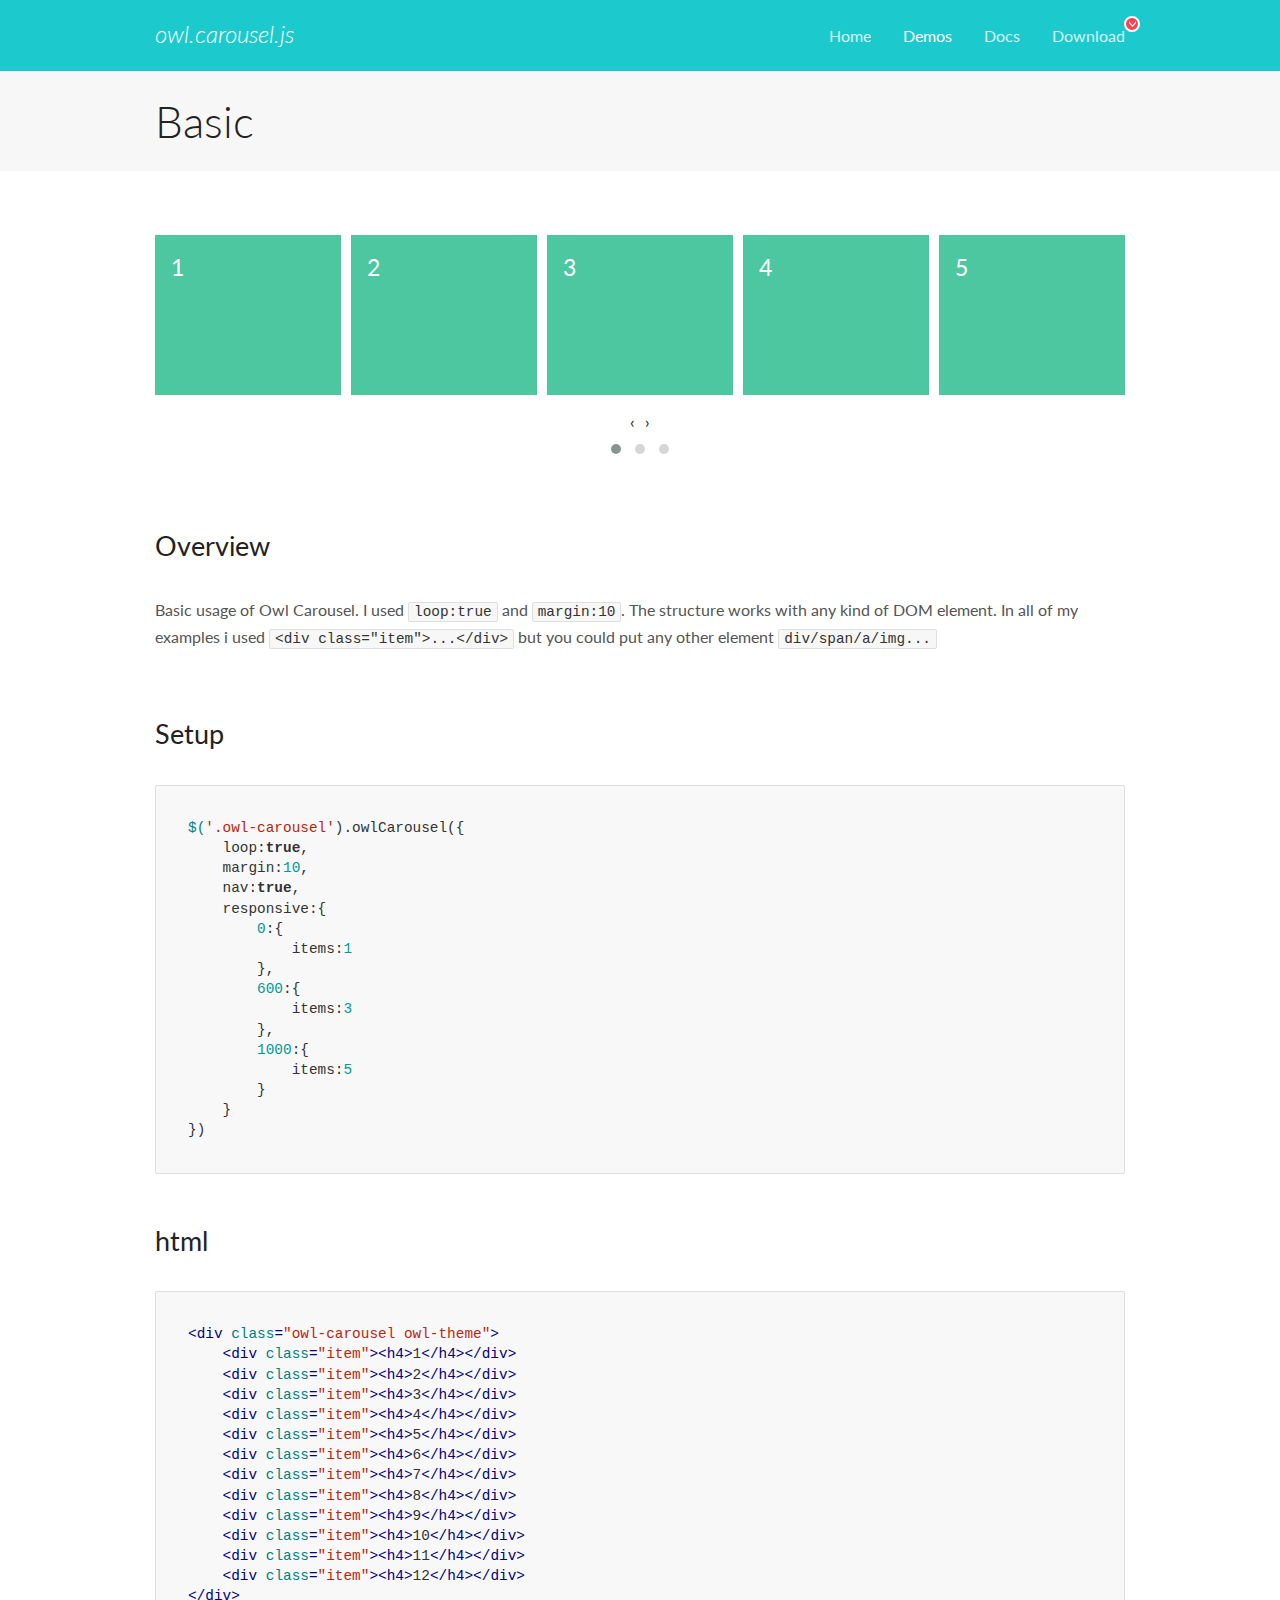
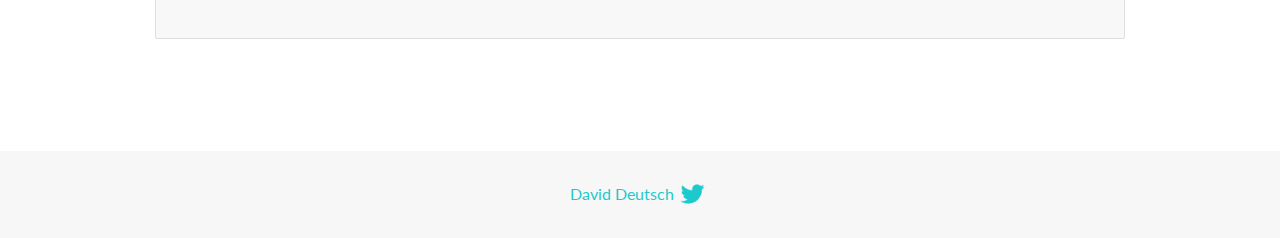
<file: NetflixClone/OwlCarousel2-2.3.4/docs/demos/basic.html>
<!DOCTYPE html>
<html lang="en">
  <head>

    <!-- head -->
    <meta charset="utf-8">
    <meta name="msapplication-tap-highlight" content="no" />
    <meta name="viewport" content="width=device-width, initial-scale=1.0" />
    <meta name="description" content="Basic usage demo">
    <meta name="author" content="David Deutsch">
    <title>
      Basic Demo | Owl Carousel | 2.3.4
    </title>

    <!-- Stylesheets -->
    <link href='https://fonts.googleapis.com/css?family=Lato:300,400,700,400italic,300italic' rel='stylesheet' type='text/css'>
    <link rel="stylesheet" href="../assets/css/docs.theme.min.css">

    <!-- Owl Stylesheets -->
    <link rel="stylesheet" href="../assets/owlcarousel/assets/owl.carousel.min.css">
    <link rel="stylesheet" href="../assets/owlcarousel/assets/owl.theme.default.min.css">

    <!-- HTML5 shim and Respond.js IE8 support of HTML5 elements and media queries -->

    <!--[if lt IE 9]>
      <script src="https://oss.maxcdn.com/libs/html5shiv/3.7.0/html5shiv.js"></script>
      <script src="https://oss.maxcdn.com/libs/respond.js/1.3.0/respond.min.js"></script>
    <![endif]-->

    <!-- Favicons -->
    <link rel="apple-touch-icon-precomposed" sizes="144x144" href="../assets/ico/apple-touch-icon-144-precomposed.png">
    <link rel="shortcut icon" href="../assets/ico/favicon.png">
    <link rel="shortcut icon" href="favicon.ico">

    <!-- Yeah i know js should not be in header. Its required for demos.-->

    <!-- javascript -->
    <script src="../assets/vendors/jquery.min.js"></script>
    <script src="../assets/owlcarousel/owl.carousel.js"></script>
  </head>
  <body>

    <!-- header -->
    <header class="header">
      <div class="row">
        <div class="large-12 columns">
          <div class="brand left">
            <h3>
              <a href="/OwlCarousel2/">owl.carousel.js</a> 
            </h3>
          </div>
          <a id="toggle-nav" class="right">
            <span></span> <span></span> <span></span> 
          </a> 
          <div class="nav-bar">
            <ul class="clearfix">
              <li> <a href="/OwlCarousel2/index.html">Home</a>  </li>
              <li class="active">
                <a href="/OwlCarousel2/demos/demos.html">Demos</a> 
              </li>
              <li> <a href="/OwlCarousel2/docs/started-welcome.html">Docs</a>  </li>
              <li>
                <a href="https://github.com/OwlCarousel2/OwlCarousel2/archive/2.3.4.zip">Download</a> 
                <span class="download"></span> 
              </li>
            </ul>
          </div>
        </div>
      </div>
    </header>

    <!-- title -->
    <section class="title">
      <div class="row">
        <div class="large-12 columns">
          <h1>Basic</h1>
        </div>
      </div>
    </section>

    <!--  Demos -->
    <section id="demos">
      <div class="row">
        <div class="large-12 columns">
          <div class="owl-carousel owl-theme">
            <div class="item">
              <h4>1</h4>
            </div>
            <div class="item">
              <h4>2</h4>
            </div>
            <div class="item">
              <h4>3</h4>
            </div>
            <div class="item">
              <h4>4</h4>
            </div>
            <div class="item">
              <h4>5</h4>
            </div>
            <div class="item">
              <h4>6</h4>
            </div>
            <div class="item">
              <h4>7</h4>
            </div>
            <div class="item">
              <h4>8</h4>
            </div>
            <div class="item">
              <h4>9</h4>
            </div>
            <div class="item">
              <h4>10</h4>
            </div>
            <div class="item">
              <h4>11</h4>
            </div>
            <div class="item">
              <h4>12</h4>
            </div>
          </div>
          <h3 id="overview">Overview</h3>
          <p>Basic usage of Owl Carousel. I used <code>loop:true</code> and <code>margin:10</code>. The structure works with any kind of DOM element. In all of my examples i used <code>&lt;div class=&quot;item&quot;&gt;...&lt;/div&gt;</code> but you could
            put any other element <code>div/span/a/img...</code></p>
          <h3 id="setup">Setup</h3>
          <pre><code>$(&#39;.owl-carousel&#39;).owlCarousel({
    loop:true,
    margin:10,
    nav:true,
    responsive:{
        0:{
            items:1
        },
        600:{
            items:3
        },
        1000:{
            items:5
        }
    }
})</code></pre>
          <h3 id="html">html</h3>
          <pre><code>&lt;div class=&quot;owl-carousel owl-theme&quot;&gt;
    &lt;div class=&quot;item&quot;&gt;&lt;h4&gt;1&lt;/h4&gt;&lt;/div&gt;
    &lt;div class=&quot;item&quot;&gt;&lt;h4&gt;2&lt;/h4&gt;&lt;/div&gt;
    &lt;div class=&quot;item&quot;&gt;&lt;h4&gt;3&lt;/h4&gt;&lt;/div&gt;
    &lt;div class=&quot;item&quot;&gt;&lt;h4&gt;4&lt;/h4&gt;&lt;/div&gt;
    &lt;div class=&quot;item&quot;&gt;&lt;h4&gt;5&lt;/h4&gt;&lt;/div&gt;
    &lt;div class=&quot;item&quot;&gt;&lt;h4&gt;6&lt;/h4&gt;&lt;/div&gt;
    &lt;div class=&quot;item&quot;&gt;&lt;h4&gt;7&lt;/h4&gt;&lt;/div&gt;
    &lt;div class=&quot;item&quot;&gt;&lt;h4&gt;8&lt;/h4&gt;&lt;/div&gt;
    &lt;div class=&quot;item&quot;&gt;&lt;h4&gt;9&lt;/h4&gt;&lt;/div&gt;
    &lt;div class=&quot;item&quot;&gt;&lt;h4&gt;10&lt;/h4&gt;&lt;/div&gt;
    &lt;div class=&quot;item&quot;&gt;&lt;h4&gt;11&lt;/h4&gt;&lt;/div&gt;
    &lt;div class=&quot;item&quot;&gt;&lt;h4&gt;12&lt;/h4&gt;&lt;/div&gt;
&lt;/div&gt;</code></pre>
          <script>
            $(document).ready(function() {
              var owl = $('.owl-carousel');
              owl.owlCarousel({
                margin: 10,
                nav: true,
                loop: true,
                responsive: {
                  0: {
                    items: 1
                  },
                  600: {
                    items: 3
                  },
                  1000: {
                    items: 5
                  }
                }
              })
            })
          </script>
        </div>
      </div>
    </section>

    <!-- footer -->
    <footer class="footer">
      <div class="row">
        <div class="large-12 columns">
          <h5>
            <a href="/OwlCarousel2/docs/support-contact.html">David Deutsch</a> 
            <a id="custom-tweet-button" href="https://twitter.com/share?url=https://github.com/OwlCarousel2/OwlCarousel2&text=Owl Carousel - This is so awesome! " target="_blank"></a> 
          </h5>
        </div>
      </div>
    </footer>

    <!-- vendors -->
    <script src="../assets/vendors/highlight.js"></script>
    <script src="../assets/js/app.js"></script>
  </body>
</html>
</file>
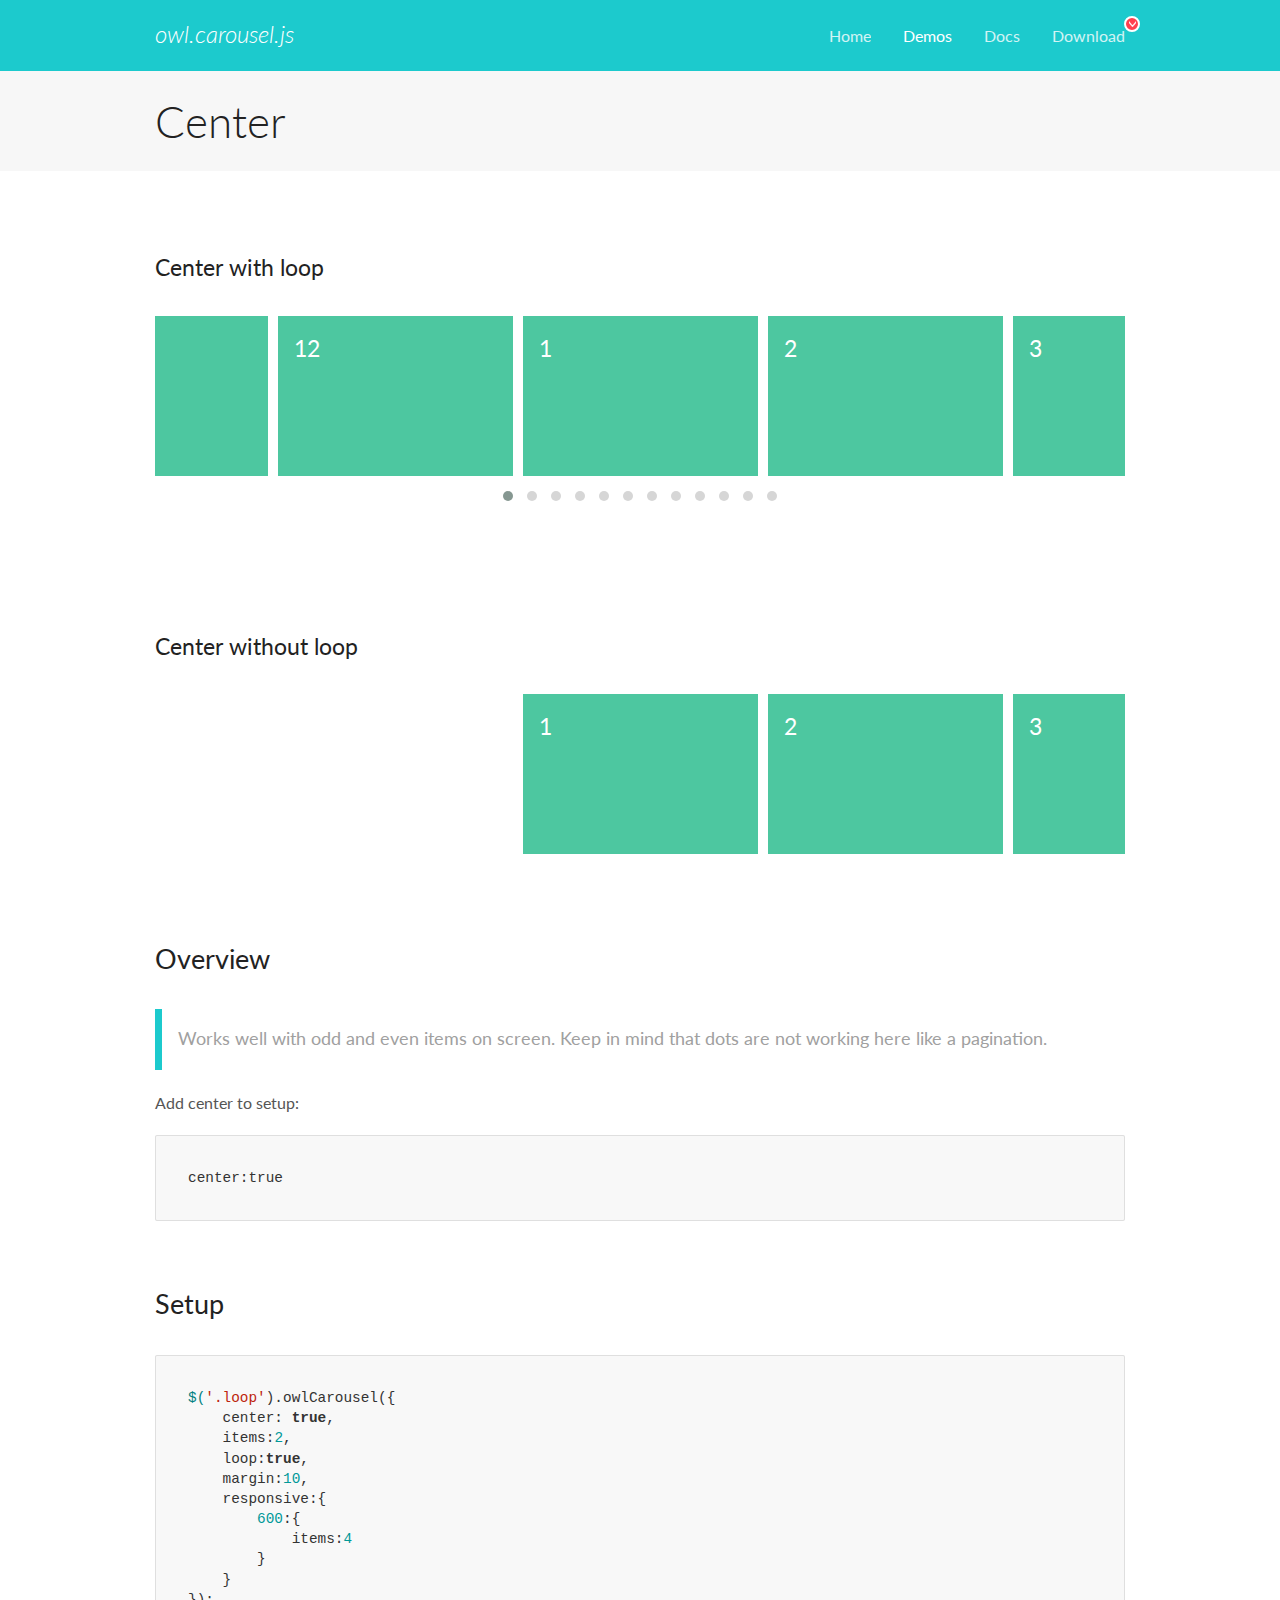
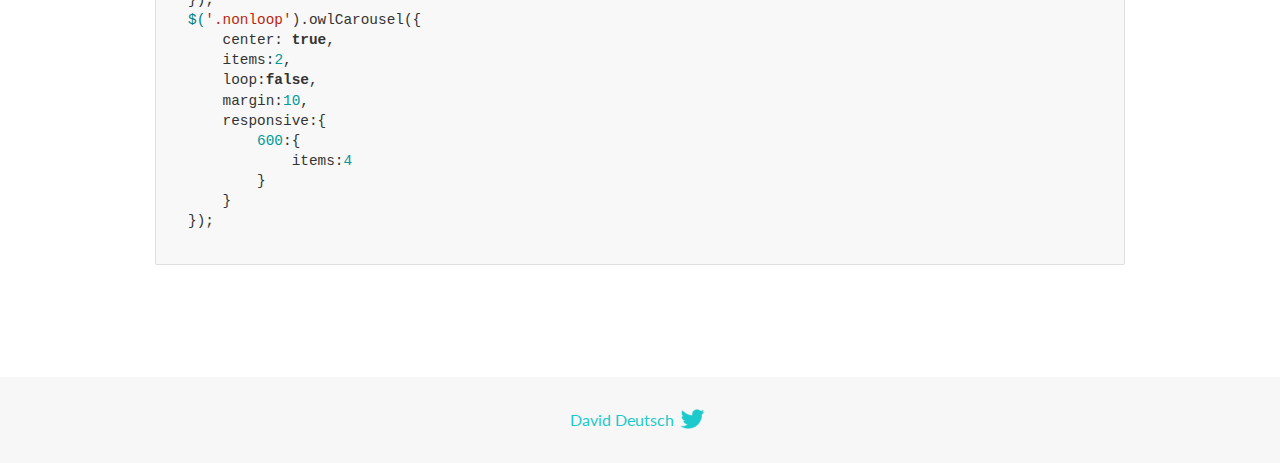
<file: NetflixClone/OwlCarousel2-2.3.4/docs/demos/center.html>
<!DOCTYPE html>
<html lang="en">
  <head>

    <!-- head -->
    <meta charset="utf-8">
    <meta name="msapplication-tap-highlight" content="no" />
    <meta name="viewport" content="width=device-width, initial-scale=1.0" />
    <meta name="description" content="Center carousel">
    <meta name="author" content="David Deutsch">
    <title>
      Center Demo | Owl Carousel | 2.3.4
    </title>

    <!-- Stylesheets -->
    <link href='https://fonts.googleapis.com/css?family=Lato:300,400,700,400italic,300italic' rel='stylesheet' type='text/css'>
    <link rel="stylesheet" href="../assets/css/docs.theme.min.css">

    <!-- Owl Stylesheets -->
    <link rel="stylesheet" href="../assets/owlcarousel/assets/owl.carousel.min.css">
    <link rel="stylesheet" href="../assets/owlcarousel/assets/owl.theme.default.min.css">

    <!-- HTML5 shim and Respond.js IE8 support of HTML5 elements and media queries -->

    <!--[if lt IE 9]>
      <script src="https://oss.maxcdn.com/libs/html5shiv/3.7.0/html5shiv.js"></script>
      <script src="https://oss.maxcdn.com/libs/respond.js/1.3.0/respond.min.js"></script>
    <![endif]-->

    <!-- Favicons -->
    <link rel="apple-touch-icon-precomposed" sizes="144x144" href="../assets/ico/apple-touch-icon-144-precomposed.png">
    <link rel="shortcut icon" href="../assets/ico/favicon.png">
    <link rel="shortcut icon" href="favicon.ico">

    <!-- Yeah i know js should not be in header. Its required for demos.-->

    <!-- javascript -->
    <script src="../assets/vendors/jquery.min.js"></script>
    <script src="../assets/owlcarousel/owl.carousel.js"></script>
  </head>
  <body>

    <!-- header -->
    <header class="header">
      <div class="row">
        <div class="large-12 columns">
          <div class="brand left">
            <h3>
              <a href="/OwlCarousel2/">owl.carousel.js</a> 
            </h3>
          </div>
          <a id="toggle-nav" class="right">
            <span></span> <span></span> <span></span> 
          </a> 
          <div class="nav-bar">
            <ul class="clearfix">
              <li> <a href="/OwlCarousel2/index.html">Home</a>  </li>
              <li class="active">
                <a href="/OwlCarousel2/demos/demos.html">Demos</a> 
              </li>
              <li> <a href="/OwlCarousel2/docs/started-welcome.html">Docs</a>  </li>
              <li>
                <a href="https://github.com/OwlCarousel2/OwlCarousel2/archive/2.3.4.zip">Download</a> 
                <span class="download"></span> 
              </li>
            </ul>
          </div>
        </div>
      </div>
    </header>

    <!-- title -->
    <section class="title">
      <div class="row">
        <div class="large-12 columns">
          <h1>Center</h1>
        </div>
      </div>
    </section>

    <!--  Demos -->
    <section id="demos">
      <div class="row">
        <div class="large-12 columns">
          <h4 id="center-with-loop">Center with loop</h4>
          <div class="loop owl-carousel owl-theme">
            <div class="item">
              <h4>1</h4>
            </div>
            <div class="item">
              <h4>2</h4>
            </div>
            <div class="item">
              <h4>3</h4>
            </div>
            <div class="item">
              <h4>4</h4>
            </div>
            <div class="item">
              <h4>5</h4>
            </div>
            <div class="item">
              <h4>6</h4>
            </div>
            <div class="item">
              <h4>7</h4>
            </div>
            <div class="item">
              <h4>8</h4>
            </div>
            <div class="item">
              <h4>9</h4>
            </div>
            <div class="item">
              <h4>10</h4>
            </div>
            <div class="item">
              <h4>11</h4>
            </div>
            <div class="item">
              <h4>12</h4>
            </div>
          </div>
          <br>
          <h4 id="center-without-loop">Center without loop</h4>
          <div class="nonloop owl-carousel">
            <div class="item">
              <h4>1</h4>
            </div>
            <div class="item">
              <h4>2</h4>
            </div>
            <div class="item">
              <h4>3</h4>
            </div>
            <div class="item">
              <h4>4</h4>
            </div>
            <div class="item">
              <h4>5</h4>
            </div>
            <div class="item">
              <h4>6</h4>
            </div>
            <div class="item">
              <h4>7</h4>
            </div>
            <div class="item">
              <h4>8</h4>
            </div>
            <div class="item">
              <h4>9</h4>
            </div>
            <div class="item">
              <h4>10</h4>
            </div>
            <div class="item">
              <h4>11</h4>
            </div>
            <div class="item">
              <h4>12</h4>
            </div>
          </div>
          <h3 id="overview">Overview</h3>
          <blockquote>
            <p>Works well with odd and even items on screen. Keep in mind that dots are not working here like a pagination.</p>
          </blockquote>
          <p>Add center to setup:</p>
          <pre><code>center:true</code></pre>
          <h3 id="setup">Setup</h3>
          <pre><code>$(&#39;.loop&#39;).owlCarousel({
    center: true,
    items:2,
    loop:true,
    margin:10,
    responsive:{
        600:{
            items:4
        }
    }
});
$(&#39;.nonloop&#39;).owlCarousel({
    center: true,
    items:2,
    loop:false,
    margin:10,
    responsive:{
        600:{
            items:4
        }
    }
});</code></pre>
          <script>
            jQuery(document).ready(function($) {
              $('.loop').owlCarousel({
                center: true,
                items: 2,
                loop: true,
                margin: 10,
                responsive: {
                  600: {
                    items: 4
                  }
                }
              });
              $('.nonloop').owlCarousel({
                center: true,
                items: 2,
                loop: false,
                margin: 10,
                responsive: {
                  600: {
                    items: 4
                  }
                }
              });
            });
          </script>
        </div>
      </div>
    </section>

    <!-- footer -->
    <footer class="footer">
      <div class="row">
        <div class="large-12 columns">
          <h5>
            <a href="/OwlCarousel2/docs/support-contact.html">David Deutsch</a> 
            <a id="custom-tweet-button" href="https://twitter.com/share?url=https://github.com/OwlCarousel2/OwlCarousel2&text=Owl Carousel - This is so awesome! " target="_blank"></a> 
          </h5>
        </div>
      </div>
    </footer>

    <!-- vendors -->
    <script src="../assets/vendors/highlight.js"></script>
    <script src="../assets/js/app.js"></script>
  </body>
</html>
</file>
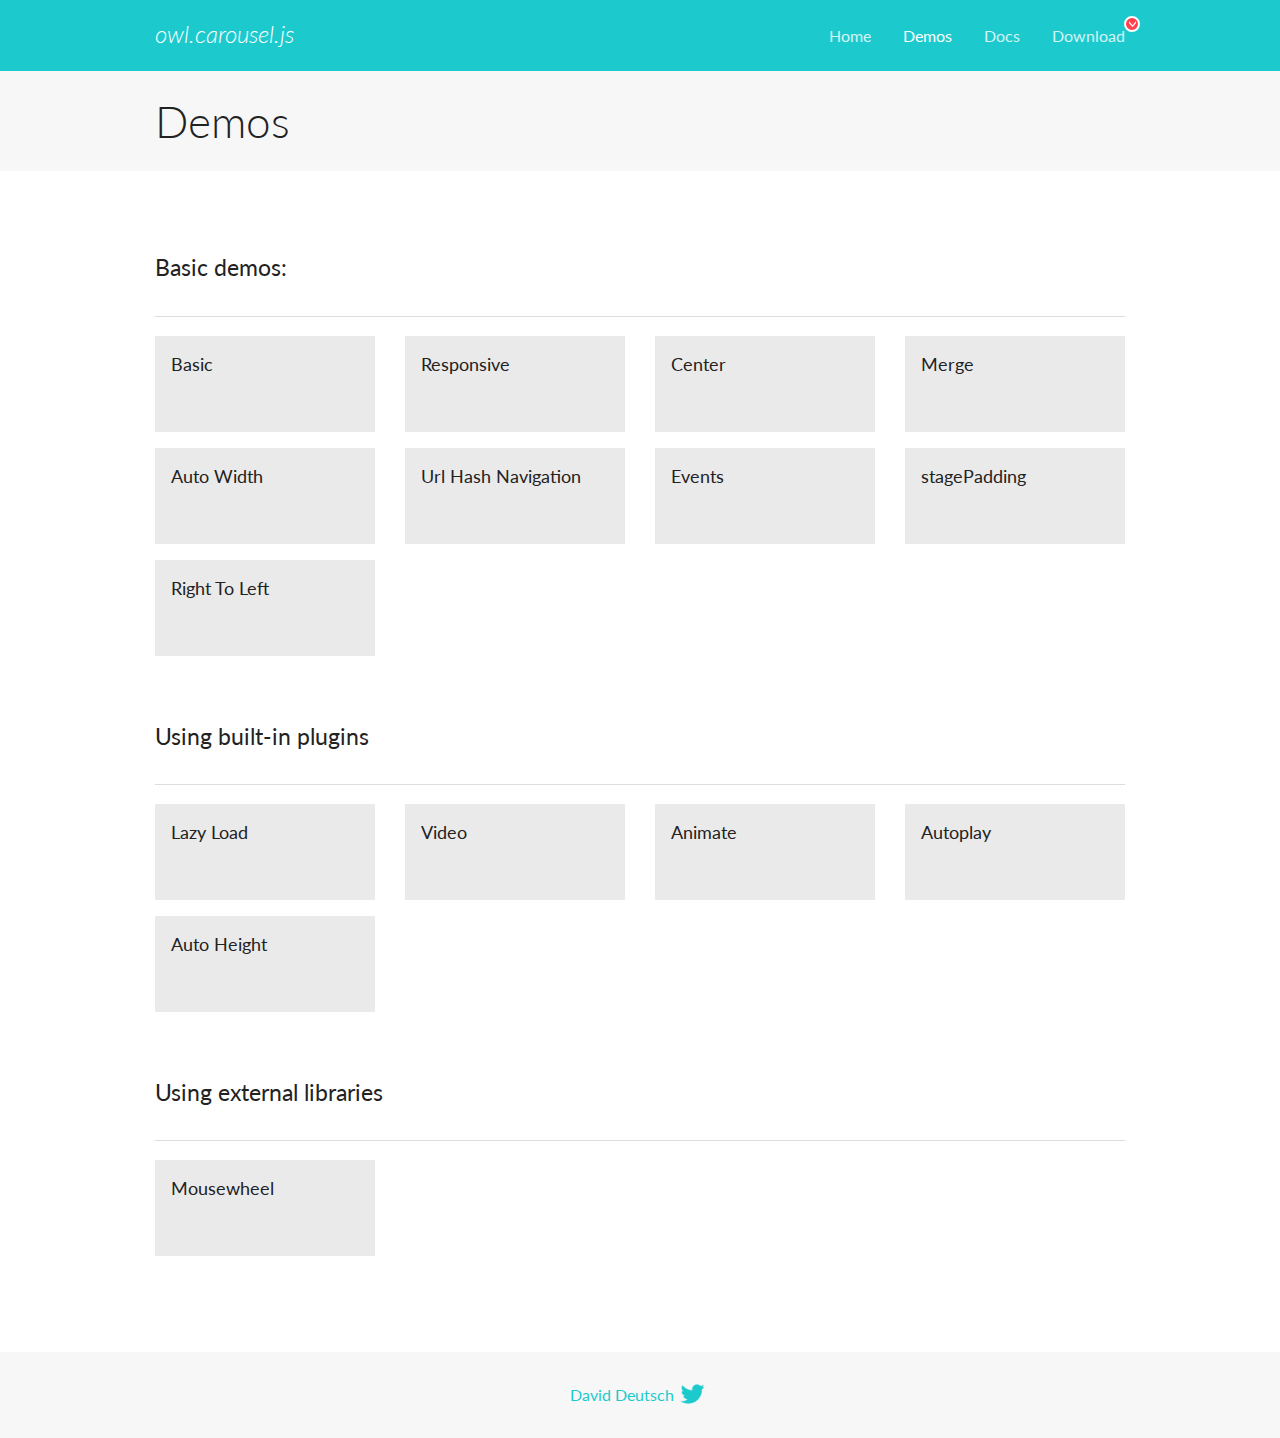
<file: NetflixClone/OwlCarousel2-2.3.4/docs/demos/demos.html>
<!DOCTYPE html>
<html lang="en">
  <head>

    <!-- head -->
    <meta charset="utf-8">
    <meta name="msapplication-tap-highlight" content="no" />
    <meta name="viewport" content="width=device-width, initial-scale=1.0" />
    <meta name="description" content="A list of Owl Carousel examples.">
    <meta name="author" content="David Deutsch">
    <title>
      Demos | Owl Carousel | 2.3.4
    </title>

    <!-- Stylesheets -->
    <link href='https://fonts.googleapis.com/css?family=Lato:300,400,700,400italic,300italic' rel='stylesheet' type='text/css'>
    <link rel="stylesheet" href="../assets/css/docs.theme.min.css">

    <!-- Owl Stylesheets -->
    <link rel="stylesheet" href="../assets/owlcarousel/assets/owl.carousel.min.css">
    <link rel="stylesheet" href="../assets/owlcarousel/assets/owl.theme.default.min.css">

    <!-- HTML5 shim and Respond.js IE8 support of HTML5 elements and media queries -->

    <!--[if lt IE 9]>
      <script src="https://oss.maxcdn.com/libs/html5shiv/3.7.0/html5shiv.js"></script>
      <script src="https://oss.maxcdn.com/libs/respond.js/1.3.0/respond.min.js"></script>
    <![endif]-->

    <!-- Favicons -->
    <link rel="apple-touch-icon-precomposed" sizes="144x144" href="../assets/ico/apple-touch-icon-144-precomposed.png">
    <link rel="shortcut icon" href="../assets/ico/favicon.png">
    <link rel="shortcut icon" href="favicon.ico">

    <!-- Yeah i know js should not be in header. Its required for demos.-->

    <!-- javascript -->
    <script src="../assets/vendors/jquery.min.js"></script>
    <script src="../assets/owlcarousel/owl.carousel.js"></script>
  </head>
  <body>

    <!-- header -->
    <header class="header">
      <div class="row">
        <div class="large-12 columns">
          <div class="brand left">
            <h3>
              <a href="/OwlCarousel2/">owl.carousel.js</a> 
            </h3>
          </div>
          <a id="toggle-nav" class="right">
            <span></span> <span></span> <span></span> 
          </a> 
          <div class="nav-bar">
            <ul class="clearfix">
              <li> <a href="/OwlCarousel2/index.html">Home</a>  </li>
              <li class="active">
                <a href="/OwlCarousel2/demos/demos.html">Demos</a> 
              </li>
              <li> <a href="/OwlCarousel2/docs/started-welcome.html">Docs</a>  </li>
              <li>
                <a href="https://github.com/OwlCarousel2/OwlCarousel2/archive/2.3.4.zip">Download</a> 
                <span class="download"></span> 
              </li>
            </ul>
          </div>
        </div>
      </div>
    </header>

    <!-- title -->
    <section class="title">
      <div class="row">
        <div class="large-12 columns">
          <h1>Demos</h1>
        </div>
      </div>
    </section>

    <!--  Demos -->
    <section id="demos">
      <div class="row">
        <div class="large-12 columns">
          <h4 id="basic-demos-">Basic demos:</h4>
          <hr>
          <div class="demo-list">
            <div class="row">
              <div class="small-6 medium-4 large-3 columns">
                <a href="basic.html" class="demo-block">
                  <h5>Basic </h5>
                </a> 
              </div>
              <div class="small-6 medium-4 large-3 columns">
                <a href="responsive.html" class="demo-block">
                  <h5>Responsive </h5>
                </a> 
              </div>
              <div class="small-6 medium-4 large-3 columns">
                <a href="center.html" class="demo-block">
                  <h5>Center </h5>
                </a> 
              </div>
              <div class="small-6 medium-4 large-3 columns">
                <a href="merge.html" class="demo-block">
                  <h5>Merge </h5>
                </a> 
              </div>
              <div class="small-6 medium-4 large-3 columns">
                <a href="autowidth.html" class="demo-block">
                  <h5>Auto Width </h5>
                </a> 
              </div>
              <div class="small-6 medium-4 large-3 columns">
                <a href="urlhashnav.html" class="demo-block">
                  <h5>Url Hash Navigation </h5>
                </a> 
              </div>
              <div class="small-6 medium-4 large-3 columns">
                <a href="events.html" class="demo-block">
                  <h5>Events </h5>
                </a> 
              </div>
              <div class="small-6 medium-4 large-3 columns">
                <a href="stagepadding.html" class="demo-block">
                  <h5>stagePadding </h5>
                </a> 
              </div>
              <div class="small-6 medium-4 large-3 columns">
                <a href="rtl.html" class="demo-block">
                  <h5>Right To Left </h5>
                </a> 
              </div>
            </div>
          </div>
          <h4 id="using-built-in-plugins">Using built-in plugins</h4>
          <hr>
          <div class="demo-list">
            <div class="row">
              <div class="small-6 medium-4 large-3 columns">
                <a href="lazyLoad.html" class="demo-block">
                  <h5>Lazy Load </h5>
                </a> 
              </div>
              <div class="small-6 medium-4 large-3 columns">
                <a href="video.html" class="demo-block">
                  <h5>Video </h5>
                </a> 
              </div>
              <div class="small-6 medium-4 large-3 columns">
                <a href="animate.html" class="demo-block">
                  <h5>Animate </h5>
                </a> 
              </div>
              <div class="small-6 medium-4 large-3 columns">
                <a href="autoplay.html" class="demo-block">
                  <h5>Autoplay </h5>
                </a> 
              </div>
              <div class="small-6 medium-4 large-3 columns">
                <a href="autoheight.html" class="demo-block">
                  <h5>Auto Height </h5>
                </a> 
              </div>
            </div>
          </div>
          <h4 id="using-external-libraries">Using external libraries</h4>
          <hr>
          <div class="demo-list">
            <div class="row">
              <div class="small-6 medium-4 large-3 columns">
                <a href="mousewheel.html" class="demo-block">
                  <h5>Mousewheel </h5>
                </a> 
              </div>
            </div>
          </div>
        </div>
      </div>
    </section>

    <!-- footer -->
    <footer class="footer">
      <div class="row">
        <div class="large-12 columns">
          <h5>
            <a href="/OwlCarousel2/docs/support-contact.html">David Deutsch</a> 
            <a id="custom-tweet-button" href="https://twitter.com/share?url=https://github.com/OwlCarousel2/OwlCarousel2&text=Owl Carousel - This is so awesome! " target="_blank"></a> 
          </h5>
        </div>
      </div>
    </footer>

    <!-- vendors -->
    <script src="../assets/vendors/highlight.js"></script>
    <script src="../assets/js/app.js"></script>
  </body>
</html>
</file>
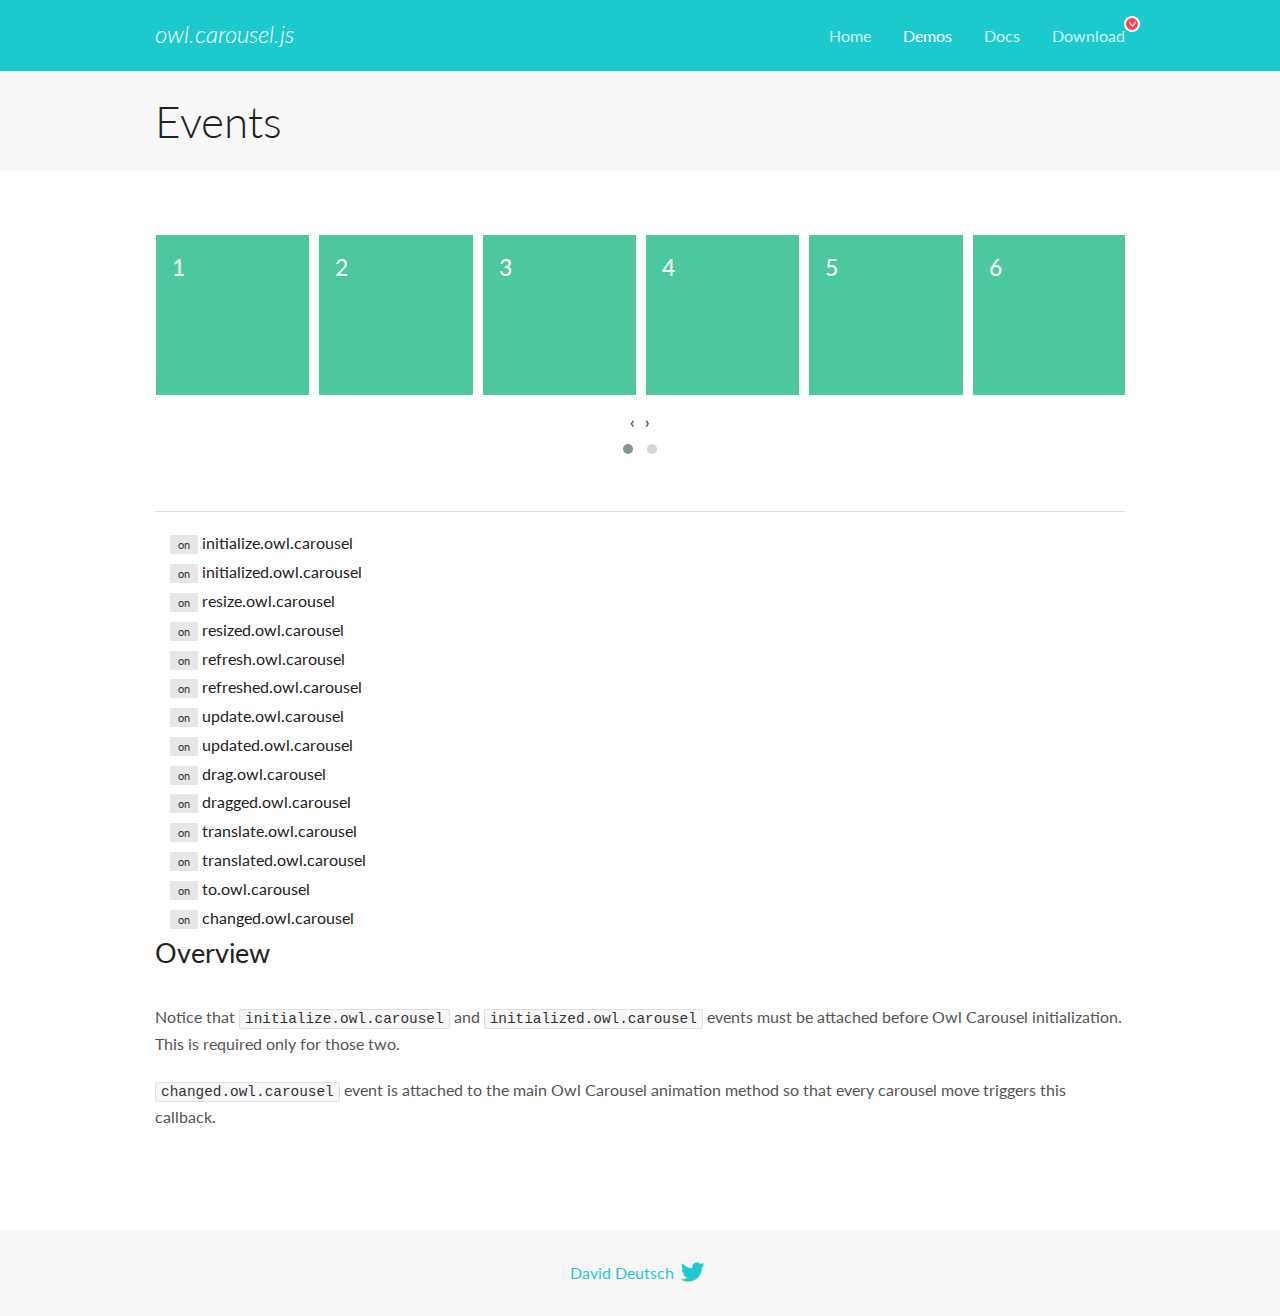
<file: NetflixClone/OwlCarousel2-2.3.4/docs/demos/events.html>
<!DOCTYPE html>
<html lang="en">
  <head>

    <!-- head -->
    <meta charset="utf-8">
    <meta name="msapplication-tap-highlight" content="no" />
    <meta name="viewport" content="width=device-width, initial-scale=1.0" />
    <meta name="description" content="Events usage demo">
    <meta name="author" content="David Deutsch">
    <title>
      Events Demo | Owl Carousel | 2.3.4
    </title>

    <!-- Stylesheets -->
    <link href='https://fonts.googleapis.com/css?family=Lato:300,400,700,400italic,300italic' rel='stylesheet' type='text/css'>
    <link rel="stylesheet" href="../assets/css/docs.theme.min.css">

    <!-- Owl Stylesheets -->
    <link rel="stylesheet" href="../assets/owlcarousel/assets/owl.carousel.min.css">
    <link rel="stylesheet" href="../assets/owlcarousel/assets/owl.theme.default.min.css">

    <!-- HTML5 shim and Respond.js IE8 support of HTML5 elements and media queries -->

    <!--[if lt IE 9]>
      <script src="https://oss.maxcdn.com/libs/html5shiv/3.7.0/html5shiv.js"></script>
      <script src="https://oss.maxcdn.com/libs/respond.js/1.3.0/respond.min.js"></script>
    <![endif]-->

    <!-- Favicons -->
    <link rel="apple-touch-icon-precomposed" sizes="144x144" href="../assets/ico/apple-touch-icon-144-precomposed.png">
    <link rel="shortcut icon" href="../assets/ico/favicon.png">
    <link rel="shortcut icon" href="favicon.ico">

    <!-- Yeah i know js should not be in header. Its required for demos.-->

    <!-- javascript -->
    <script src="../assets/vendors/jquery.min.js"></script>
    <script src="../assets/owlcarousel/owl.carousel.js"></script>
  </head>
  <body>

    <!-- header -->
    <header class="header">
      <div class="row">
        <div class="large-12 columns">
          <div class="brand left">
            <h3>
              <a href="/OwlCarousel2/">owl.carousel.js</a> 
            </h3>
          </div>
          <a id="toggle-nav" class="right">
            <span></span> <span></span> <span></span> 
          </a> 
          <div class="nav-bar">
            <ul class="clearfix">
              <li> <a href="/OwlCarousel2/index.html">Home</a>  </li>
              <li class="active">
                <a href="/OwlCarousel2/demos/demos.html">Demos</a> 
              </li>
              <li> <a href="/OwlCarousel2/docs/started-welcome.html">Docs</a>  </li>
              <li>
                <a href="https://github.com/OwlCarousel2/OwlCarousel2/archive/2.3.4.zip">Download</a> 
                <span class="download"></span> 
              </li>
            </ul>
          </div>
        </div>
      </div>
    </header>

    <!-- title -->
    <section class="title">
      <div class="row">
        <div class="large-12 columns">
          <h1>Events</h1>
        </div>
      </div>
    </section>

    <!--  Demos -->
    <section id="demos">
      <div class="row">
        <div class="large-12 columns">
          <div class="owl-carousel owl-theme">
            <div class="item">
              <h4>1</h4>
            </div>
            <div class="item">
              <h4>2</h4>
            </div>
            <div class="item">
              <h4>3</h4>
            </div>
            <div class="item">
              <h4>4</h4>
            </div>
            <div class="item">
              <h4>5</h4>
            </div>
            <div class="item">
              <h4>6</h4>
            </div>
            <div class="item">
              <h4>7</h4>
            </div>
            <div class="item">
              <h4>8</h4>
            </div>
            <div class="item">
              <h4>9</h4>
            </div>
            <div class="item">
              <h4>10</h4>
            </div>
            <div class="item">
              <h4>11</h4>
            </div>
            <div class="item">
              <h4>12</h4>
            </div>
          </div>
          <hr>
          <div class="large-12 columns callbacks">
            <div><span class="label secondary initialize">on</span>  initialize.owl.carousel </div>
            <div><span class="label secondary initialized">on</span>  initialized.owl.carousel </div>
            <div><span class="label secondary resize">on</span>  resize.owl.carousel </div>
            <div><span class="label secondary resized">on</span>  resized.owl.carousel </div>
            <div><span class="label secondary refresh">on</span>  refresh.owl.carousel </div>
            <div><span class="label secondary refreshed">on</span>  refreshed.owl.carousel </div>
            <div><span class="label secondary update">on</span>  update.owl.carousel </div>
            <div><span class="label secondary updated">on</span>  updated.owl.carousel </div>
            <div><span class="label secondary drag">on</span>  drag.owl.carousel </div>
            <div><span class="label secondary dragged">on</span>  dragged.owl.carousel </div>
            <div><span class="label secondary translate">on</span>  translate.owl.carousel </div>
            <div><span class="label secondary translated">on</span>  translated.owl.carousel </div>
            <div><span class="label secondary to">on</span>  to.owl.carousel </div>
            <div><span class="label secondary changed">on</span>  changed.owl.carousel </div>
          </div>
          <h3 id="overview">Overview</h3>
          <p>Notice that <code>initialize.owl.carousel</code> and <code>initialized.owl.carousel</code> events must be attached before Owl Carousel initialization. This is required only for those two.</p>
          <p><code>changed.owl.carousel</code> event is attached to the main Owl Carousel animation method so that every carousel move triggers this callback.</p>
          <script>
            jQuery(document).ready(function($) {
              var owl = $('.owl-carousel');
              owl.on('initialize.owl.carousel initialized.owl.carousel ' +
                'initialize.owl.carousel initialize.owl.carousel ' +
                'resize.owl.carousel resized.owl.carousel ' +
                'refresh.owl.carousel refreshed.owl.carousel ' +
                'update.owl.carousel updated.owl.carousel ' +
                'drag.owl.carousel dragged.owl.carousel ' +
                'translate.owl.carousel translated.owl.carousel ' +
                'to.owl.carousel changed.owl.carousel',
                function(e) {
                  $('.' + e.type)
                    .removeClass('secondary')
                    .addClass('success');
                  window.setTimeout(function() {
                    $('.' + e.type)
                      .removeClass('success')
                      .addClass('secondary');
                  }, 500);
                });
              owl.owlCarousel({
                loop: true,
                nav: true,
                lazyLoad: true,
                margin: 10,
                video: true,
                responsive: {
                  0: {
                    items: 1
                  },
                  600: {
                    items: 3
                  },
                  960: {
                    items: 5,
                  },
                  1200: {
                    items: 6
                  }
                }
              });
            });
          </script>
        </div>
      </div>
    </section>

    <!-- footer -->
    <footer class="footer">
      <div class="row">
        <div class="large-12 columns">
          <h5>
            <a href="/OwlCarousel2/docs/support-contact.html">David Deutsch</a> 
            <a id="custom-tweet-button" href="https://twitter.com/share?url=https://github.com/OwlCarousel2/OwlCarousel2&text=Owl Carousel - This is so awesome! " target="_blank"></a> 
          </h5>
        </div>
      </div>
    </footer>

    <!-- vendors -->
    <script src="../assets/vendors/highlight.js"></script>
    <script src="../assets/js/app.js"></script>
  </body>
</html>
</file>
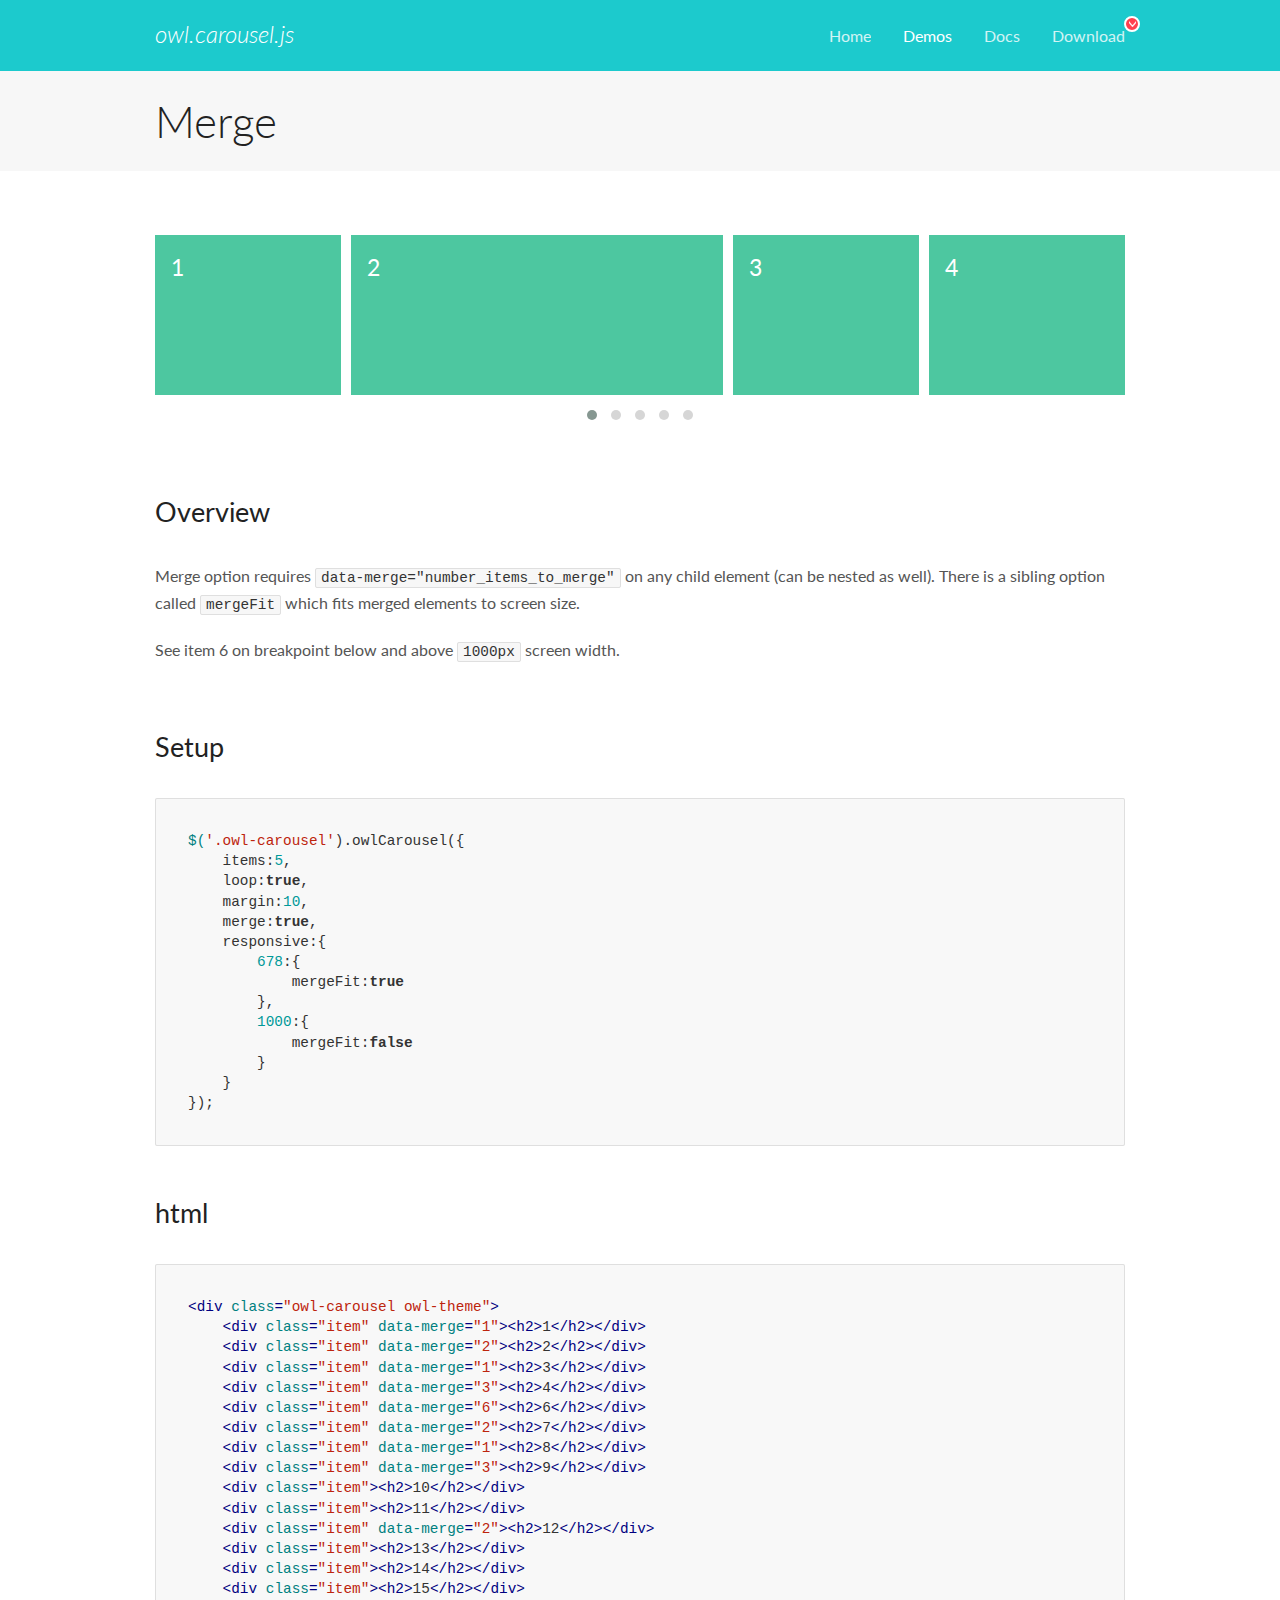
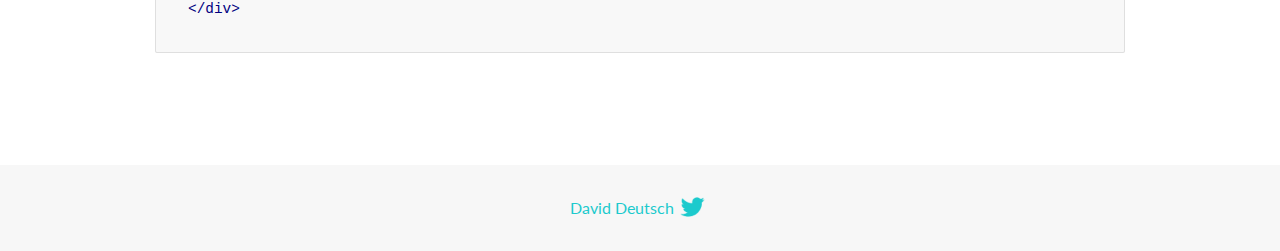
<file: NetflixClone/OwlCarousel2-2.3.4/docs/demos/merge.html>
<!DOCTYPE html>
<html lang="en">
  <head>

    <!-- head -->
    <meta charset="utf-8">
    <meta name="msapplication-tap-highlight" content="no" />
    <meta name="viewport" content="width=device-width, initial-scale=1.0" />
    <meta name="description" content="Merge Items">
    <meta name="author" content="David Deutsch">
    <title>
      Merge Demo | Owl Carousel | 2.3.4
    </title>

    <!-- Stylesheets -->
    <link href='https://fonts.googleapis.com/css?family=Lato:300,400,700,400italic,300italic' rel='stylesheet' type='text/css'>
    <link rel="stylesheet" href="../assets/css/docs.theme.min.css">

    <!-- Owl Stylesheets -->
    <link rel="stylesheet" href="../assets/owlcarousel/assets/owl.carousel.min.css">
    <link rel="stylesheet" href="../assets/owlcarousel/assets/owl.theme.default.min.css">

    <!-- HTML5 shim and Respond.js IE8 support of HTML5 elements and media queries -->

    <!--[if lt IE 9]>
      <script src="https://oss.maxcdn.com/libs/html5shiv/3.7.0/html5shiv.js"></script>
      <script src="https://oss.maxcdn.com/libs/respond.js/1.3.0/respond.min.js"></script>
    <![endif]-->

    <!-- Favicons -->
    <link rel="apple-touch-icon-precomposed" sizes="144x144" href="../assets/ico/apple-touch-icon-144-precomposed.png">
    <link rel="shortcut icon" href="../assets/ico/favicon.png">
    <link rel="shortcut icon" href="favicon.ico">

    <!-- Yeah i know js should not be in header. Its required for demos.-->

    <!-- javascript -->
    <script src="../assets/vendors/jquery.min.js"></script>
    <script src="../assets/owlcarousel/owl.carousel.js"></script>
  </head>
  <body>

    <!-- header -->
    <header class="header">
      <div class="row">
        <div class="large-12 columns">
          <div class="brand left">
            <h3>
              <a href="/OwlCarousel2/">owl.carousel.js</a> 
            </h3>
          </div>
          <a id="toggle-nav" class="right">
            <span></span> <span></span> <span></span> 
          </a> 
          <div class="nav-bar">
            <ul class="clearfix">
              <li> <a href="/OwlCarousel2/index.html">Home</a>  </li>
              <li class="active">
                <a href="/OwlCarousel2/demos/demos.html">Demos</a> 
              </li>
              <li> <a href="/OwlCarousel2/docs/started-welcome.html">Docs</a>  </li>
              <li>
                <a href="https://github.com/OwlCarousel2/OwlCarousel2/archive/2.3.4.zip">Download</a> 
                <span class="download"></span> 
              </li>
            </ul>
          </div>
        </div>
      </div>
    </header>

    <!-- title -->
    <section class="title">
      <div class="row">
        <div class="large-12 columns">
          <h1>Merge</h1>
        </div>
      </div>
    </section>

    <!--  Demos -->
    <section id="demos">
      <div class="row">
        <div class="large-12 columns">
          <div class="owl-carousel owl-theme">
            <div class="item" data-merge="1">
              <h4>1</h4>
            </div>
            <div class="item" data-merge="2">
              <h4>2</h4>
            </div>
            <div class="item" data-merge="1">
              <h4>3</h4>
            </div>
            <div class="item" data-merge="3">
              <h4>4</h4>
            </div>
            <div class="item" data-merge="6">
              <h4>6</h4>
            </div>
            <div class="item" data-merge="2">
              <h4>7</h4>
            </div>
            <div class="item" data-merge="1">
              <h4>8</h4>
            </div>
            <div class="item" data-merge="3">
              <h4>9</h4>
            </div>
            <div class="item">
              <h4>10</h4>
            </div>
            <div class="item">
              <h4>11</h4>
            </div>
            <div class="item" data-merge="2">
              <h4>12</h4>
            </div>
            <div class="item">
              <h4>13</h4>
            </div>
            <div class="item">
              <h4>14</h4>
            </div>
            <div class="item">
              <h4>15</h4>
            </div>
          </div>
          <h3 id="overview">Overview</h3>
          <p>Merge option requires <code>data-merge=&quot;number_items_to_merge&quot;</code> on any child element (can be nested as well). There is a sibling option called <code>mergeFit</code> which fits merged elements to screen size. </p>
          <p>See item 6 on breakpoint below and above <code>1000px</code> screen width.</p>
          <h3 id="setup">Setup</h3>
          <pre><code>$(&#39;.owl-carousel&#39;).owlCarousel({
    items:5,
    loop:true,
    margin:10,
    merge:true,
    responsive:{
        678:{
            mergeFit:true
        },
        1000:{
            mergeFit:false
        }
    }
});</code></pre>
          <h3 id="html">html</h3>
          <pre><code>&lt;div class=&quot;owl-carousel owl-theme&quot;&gt;
    &lt;div class=&quot;item&quot; data-merge=&quot;1&quot;&gt;&lt;h2&gt;1&lt;/h2&gt;&lt;/div&gt;
    &lt;div class=&quot;item&quot; data-merge=&quot;2&quot;&gt;&lt;h2&gt;2&lt;/h2&gt;&lt;/div&gt;
    &lt;div class=&quot;item&quot; data-merge=&quot;1&quot;&gt;&lt;h2&gt;3&lt;/h2&gt;&lt;/div&gt;
    &lt;div class=&quot;item&quot; data-merge=&quot;3&quot;&gt;&lt;h2&gt;4&lt;/h2&gt;&lt;/div&gt;
    &lt;div class=&quot;item&quot; data-merge=&quot;6&quot;&gt;&lt;h2&gt;6&lt;/h2&gt;&lt;/div&gt;
    &lt;div class=&quot;item&quot; data-merge=&quot;2&quot;&gt;&lt;h2&gt;7&lt;/h2&gt;&lt;/div&gt;
    &lt;div class=&quot;item&quot; data-merge=&quot;1&quot;&gt;&lt;h2&gt;8&lt;/h2&gt;&lt;/div&gt;
    &lt;div class=&quot;item&quot; data-merge=&quot;3&quot;&gt;&lt;h2&gt;9&lt;/h2&gt;&lt;/div&gt;
    &lt;div class=&quot;item&quot;&gt;&lt;h2&gt;10&lt;/h2&gt;&lt;/div&gt;
    &lt;div class=&quot;item&quot;&gt;&lt;h2&gt;11&lt;/h2&gt;&lt;/div&gt;
    &lt;div class=&quot;item&quot; data-merge=&quot;2&quot;&gt;&lt;h2&gt;12&lt;/h2&gt;&lt;/div&gt;
    &lt;div class=&quot;item&quot;&gt;&lt;h2&gt;13&lt;/h2&gt;&lt;/div&gt;
    &lt;div class=&quot;item&quot;&gt;&lt;h2&gt;14&lt;/h2&gt;&lt;/div&gt;
    &lt;div class=&quot;item&quot;&gt;&lt;h2&gt;15&lt;/h2&gt;&lt;/div&gt;
&lt;/div&gt;</code></pre>
          <script>
            $(document).ready(function() {
              $('.owl-carousel').owlCarousel({
                items: 5,
                loop: true,
                margin: 10,
                merge: true,
                responsive: {
                  678: {
                    mergeFit: true
                  },
                  1000: {
                    mergeFit: false
                  }
                }
              });
            })
          </script>
        </div>
      </div>
    </section>

    <!-- footer -->
    <footer class="footer">
      <div class="row">
        <div class="large-12 columns">
          <h5>
            <a href="/OwlCarousel2/docs/support-contact.html">David Deutsch</a> 
            <a id="custom-tweet-button" href="https://twitter.com/share?url=https://github.com/OwlCarousel2/OwlCarousel2&text=Owl Carousel - This is so awesome! " target="_blank"></a> 
          </h5>
        </div>
      </div>
    </footer>

    <!-- vendors -->
    <script src="../assets/vendors/highlight.js"></script>
    <script src="../assets/js/app.js"></script>
  </body>
</html>
</file>
<file: styles.css>
/*
. = estilizar classes
# = estilizar ids
padding e margin = podemos adicionar padding e margin para os lados, cima ou embaixo, seguindo a seguinte ordem topo, direita, inferior, esquerda
ou usando padding-top padding-right padding-bottom badding-left

background = podemos adicionar cor de fundo ou imagens de fundo

border = largura, estilo, cor (3px, solidm, dashed ou dotted e cor)
border-radius = arrendondar bordas

font-family = muda o estilo de fonte do texto
font-size = altera o tamanho do texto 
font-style = altera a aparencia do texto, normal, italic
font-weight = altera o peso do texto; normal, bold (negrito).
text-transform = alterna o texto entre maiusculas e minusculas;
uppercase - caixa alta
lowercase - caixa baixa
capitalize - primeira letra em maiusculo
text-decoration = coloca linhas no texto
underline - abaixo
overline - acima
line-through - cortando ao meio

list-style-type: ul = square
ol = upper-roman
ul = ""\1F44D
list-style-image: 
text-align = formatação do texto center, justify, right
*/

@import url('https://fonts.googleapis.com/css2?family=Lato:ital,wght@0,100;0,400;1,100;1,300;1,400&family=Poppins:wght@200;400;600&family=Public+Sans:wght@300;400;800&display=swap');


 body{
    font-family: 'Lato', sans-serif;
    font-family: 'Poppins', sans-serif;
    font-family: 'Public Sans', sans-serif;

     background: rgb(221, 221, 221);
     max-width: 50%;
     margin: auto;
 }

.head1{
    display: flex;
    align-items: center;
}

.img1{
    max-width: 100%;
    max-height: 200px;
    border: 1px solid rgb(28, 28, 29);
    border-radius: 50%;
}

#title, .subtitle, .post_title{
    color: rgb(28, 28, 29);
}

#title{
    margin-left: 30px;
    align-items: center;
    font-size: 40px;
    text-transform: uppercase;
}

a {
    text-decoration: none;
    color: rgb(174, 0, 255)
}

.post_title{
    font-size: 16px;
    font-style: italic;
    margin: 0;
    margin-bottom: 15px;
}

.post{
    padding: 15px;
    background: white;
    border: 3px solid #000;
    margin-bottom: 15px;
    border-radius: 5px;
}

.img2{
    max-width: 60%;
    max-height: 60%;
    margin-bottom: 15px;
}

.post_content{
    margin: 0;
    margin-bottom: 15px;
}

.contact_list{
    list-style-type: none;
    padding-left: 20px;
}
</file>
